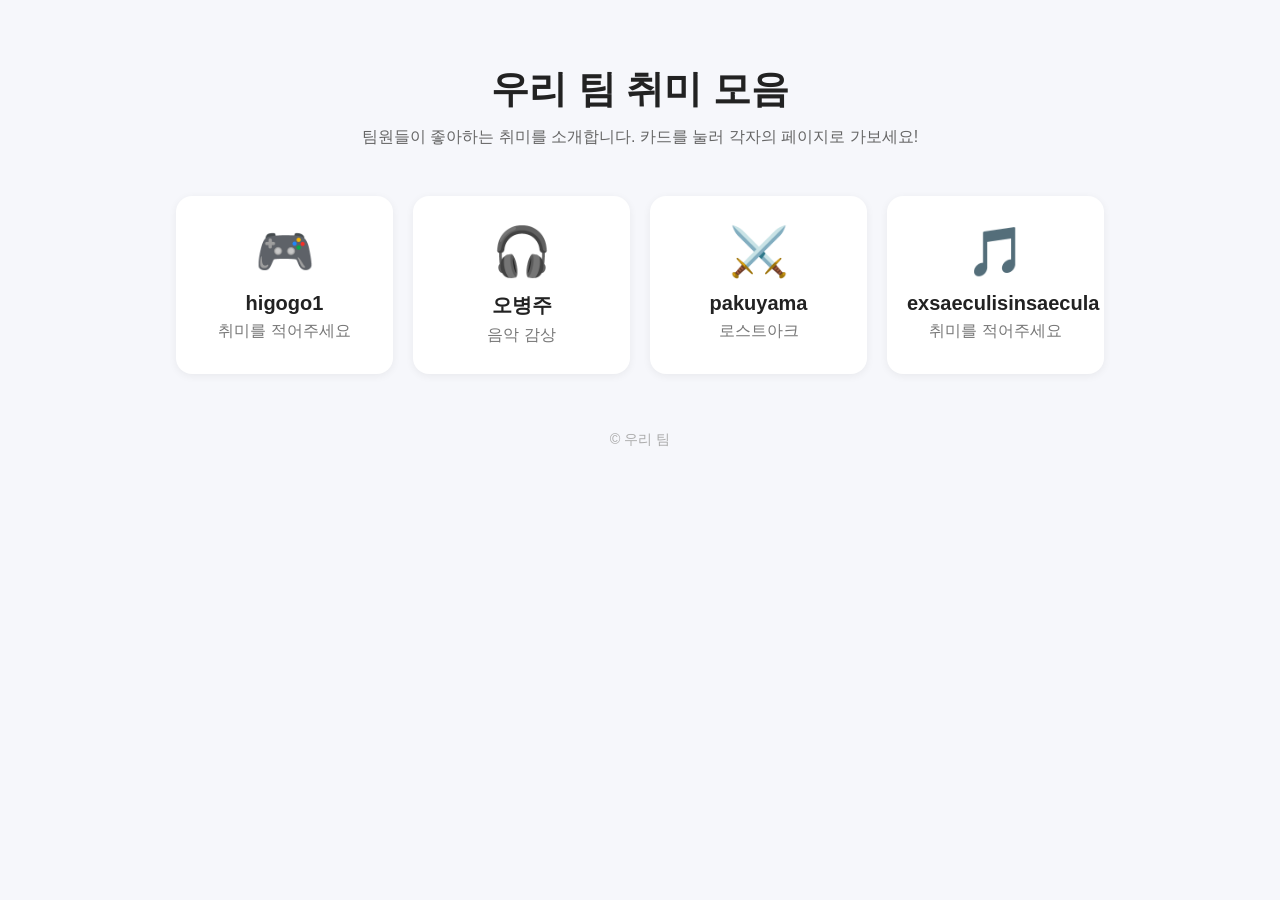
<file: index.html>
<!doctype html>
<html lang="ko">
<head>
  <meta charset="utf-8">
  <meta name="viewport" content="width=device-width, initial-scale=1">
  <title>우리 팀 취미 모음</title>
  <link rel="stylesheet" href="style.css">
</head>
<body>
  <header class="hero">
    <h1>우리 팀 취미 모음</h1>
    <p>팀원들이 좋아하는 취미를 소개합니다. 카드를 눌러 각자의 페이지로 가보세요!</p>
  </header>

  <main class="grid">
    <!-- 팀원 카드: 이름/취미/이모지는 각자 수정하세요 -->
    <a class="card" href="members/higogo1/">
      <span class="emoji">🎮</span>
      <h2>higogo1</h2>
      <p>취미를 적어주세요</p>
    </a>
    <a class="card" href="members/OH-BJ/">
      <span class="emoji">🎧</span>
      <h2>오병주</h2>
      <p>음악 감상</p>
    </a>
    <a class="card" href="members/pakuyama/">
      <span class="emoji">⚔️</span>
      <h2>pakuyama</h2>
      <p>로스트아크</p>
    </a>
    <a class="card" href="members/exsaeculisinsaecula/">
      <span class="emoji">🎵</span>
      <h2>exsaeculisinsaecula</h2>
      <p>취미를 적어주세요</p>
    </a>
  </main>

  <footer>© 우리 팀</footer>
</body>
</html>
</file>
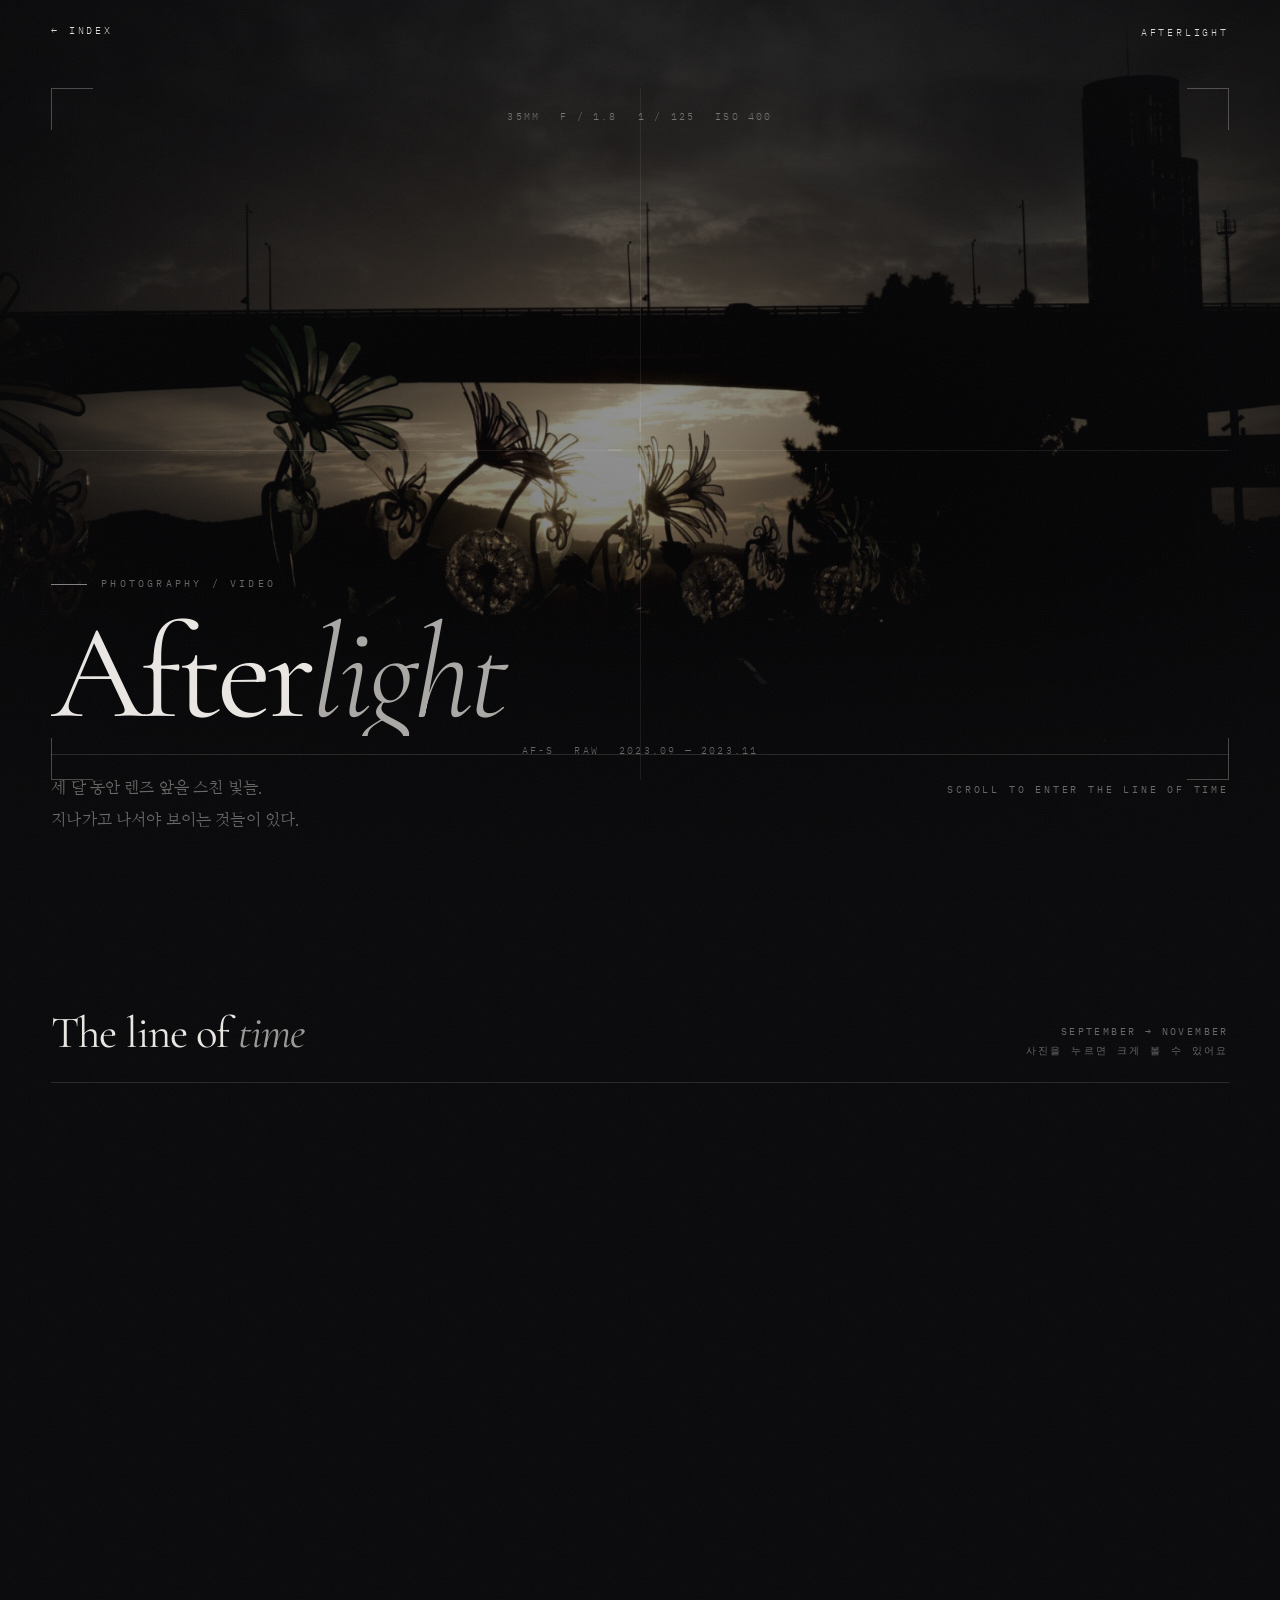
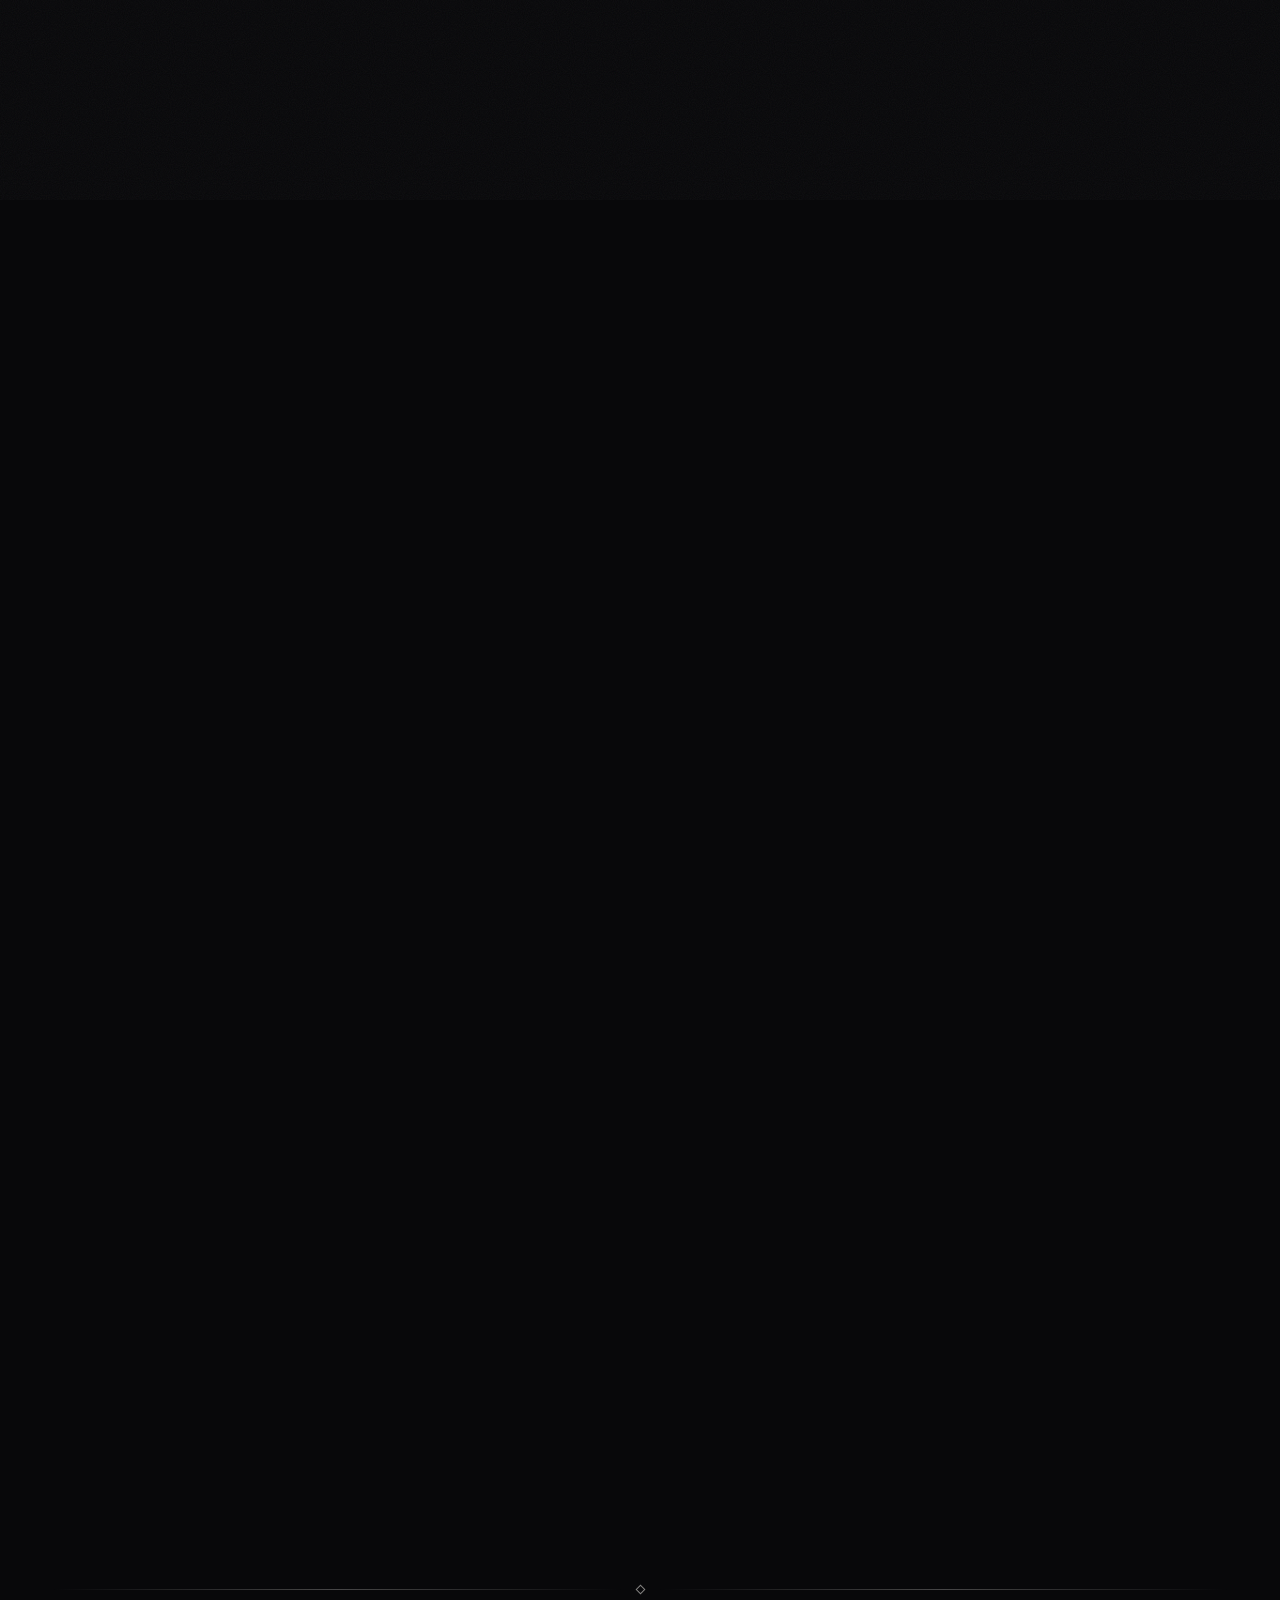
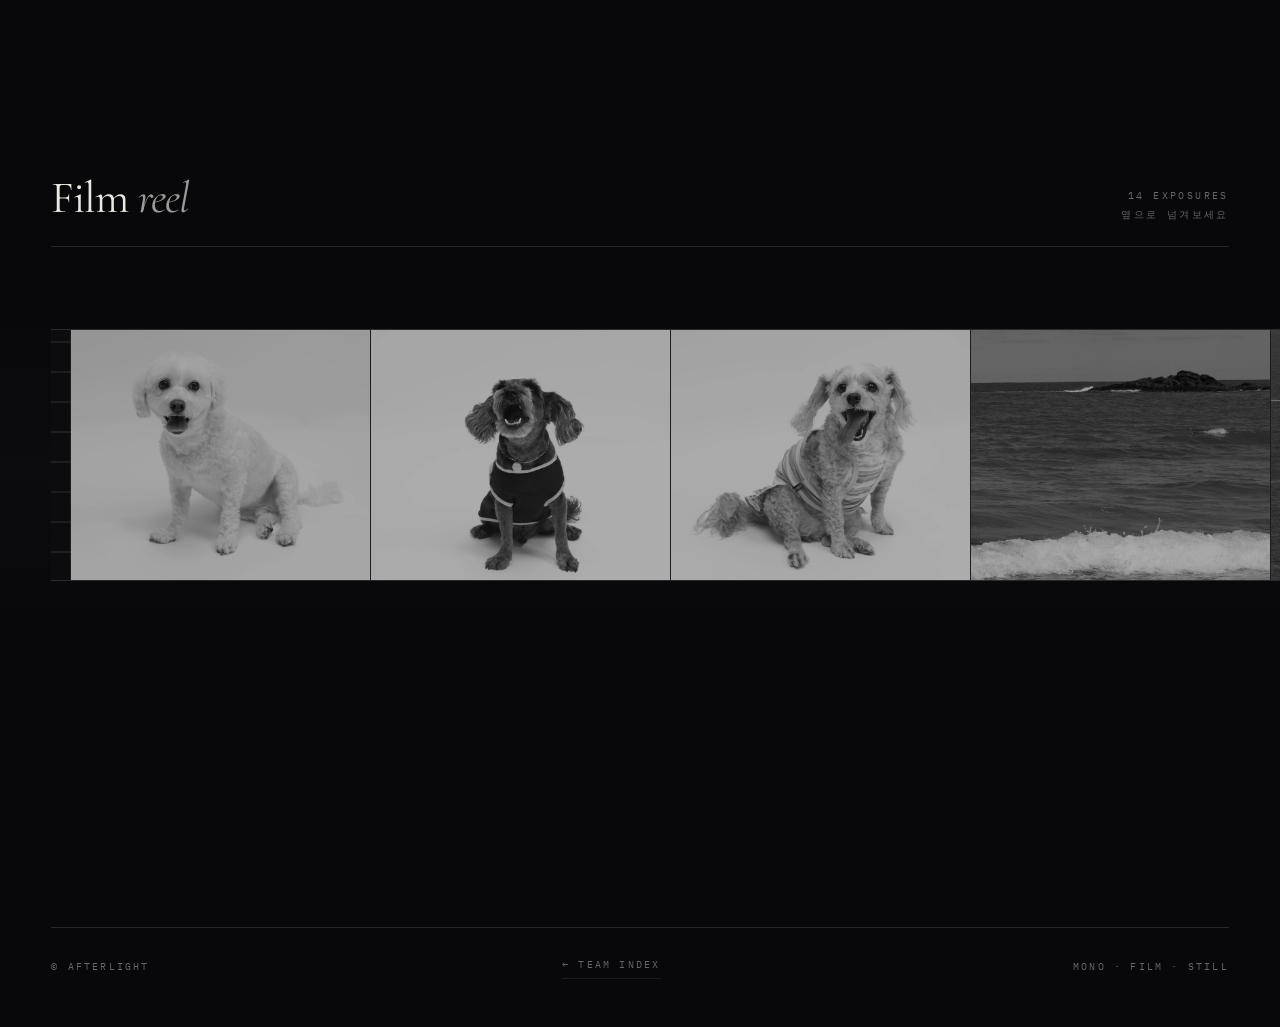
<file: members/exsaeculisinsaecula/index.html>
<!doctype html>
<html lang="ko">
<head>
  <meta charset="utf-8">
  <meta name="viewport" content="width=device-width, initial-scale=1">
  <title>Afterlight — 사진과 영상</title>
  <meta name="description" content="시간 위에 남은 빛의 기록. 사진과 영상 프레임.">
  <link rel="preconnect" href="https://fonts.googleapis.com">
  <link rel="preconnect" href="https://fonts.gstatic.com" crossorigin>
  <link href="https://fonts.googleapis.com/css2?family=Cormorant+Garamond:ital,wght@0,300;0,400;0,500;1,300;1,400&family=IBM+Plex+Mono:wght@300;400&family=Nanum+Myeongjo:wght@400;700&display=swap" rel="stylesheet">
  <link rel="stylesheet" href="style.css">
</head>
<body>

  <!-- 옛날 필름이 촤르르 펼쳐지는 인트로 -->
  <div class="intro" aria-hidden="true">
    <div class="intro-label">Film gate · loading frame</div>
    <div class="intro-stage">
      <div class="intro-strip">
        <div class="intro-rail"></div>
        <div class="intro-frames">
          <div class="intro-cell"><img src="photo-14.jpg" alt=""></div>
          <div class="intro-cell"><img src="photo-06.jpg" alt=""></div>
          <div class="intro-cell"><img src="photo-01.jpg" alt=""></div>
          <div class="intro-cell"><img src="photo-13.jpg" alt=""></div>
        </div>
        <div class="intro-rail"></div>
      </div>
      <div class="intro-cap">
        <span>35mm strip</span>
        <span>2023.09 — 2023.11</span>
      </div>
    </div>
  </div>

  <nav class="nav">
    <a href="../../">← Index</a>
    <span>Afterlight</span>
  </nav>

  <!-- ——— hero ——— -->
  <header class="hero">
    <div class="hero-media">
      <img src="photo-14.jpg" alt="황혼 속 꽃 조형물과 다리의 실루엣">
    </div>

    <div class="dust" aria-hidden="true">
      <i></i><i></i><i></i><i></i><i></i>
      <i></i><i></i><i></i><i></i><i></i>
      <i></i><i></i><i></i><i></i><i></i>
    </div>

    <div class="hud" aria-hidden="true">
      <div class="rule-h"></div>
      <div class="rule-v"></div>
      <div class="bracket tl"></div>
      <div class="bracket tr"></div>
      <div class="bracket bl"></div>
      <div class="bracket br"></div>
      <div class="reticle"></div>
      <div class="exif top">
        <span>35mm</span>
        <span>f / 1.8</span>
        <span>1 / 125</span>
        <span>ISO 400</span>
      </div>
      <div class="exif bottom">
        <span>AF-S</span>
        <span>RAW</span>
        <span>2023.09 — 2023.11</span>
      </div>
    </div>

    <div class="hero-caption">
      <div class="kicker">Photography / Video</div>
      <div class="title-mask">
        <h1>After<em>light</em></h1>
      </div>
      <div class="hero-sub">
        <p>
          세 달 동안 렌즈 앞을 스친 빛들.<br>
          지나가고 나서야 보이는 것들이 있다.
        </p>
        <span class="mono">Scroll to enter the line of time</span>
      </div>
    </div>
  </header>

  <!-- ——— 시간의 흐름 ——— -->
  <section class="band">
    <div class="band-head">
      <h2>The line of <em>time</em></h2>
      <span class="meta">September → November<br>사진을 누르면 크게 볼 수 있어요</span>
    </div>

    <div class="time">
      <div class="time-line" aria-hidden="true"></div>

      <!-- 9월 -->
      <article class="moment reveal">
        <div class="moment-copy">
          <span class="act">Act I</span>
          <span class="when">2023.09</span>
          <h3>September,<br><em>the sea</em></h3>
          <p>
            바다는 늘 같은 높이로 누워 있었다.<br>
            그 위를 스치는 것들만<br>
            계속 달랐다.
          </p>
        </div>
        <div class="moment-spine" aria-hidden="true"></div>
        <div class="moment-gallery layout-a">
          <a class="open" href="#frame-06">
            <img src="photo-06.jpg" alt="수평선 위 바다와 제트스키">
            <span class="tag">06 · open</span>
          </a>
          <a class="open" href="#frame-04">
            <img src="photo-04.jpg" alt="9월의 바다 풍경">
            <span class="tag">04 · open</span>
          </a>
          <a class="open" href="#frame-05">
            <img src="photo-05.jpg" alt="9월의 바다 풍경">
            <span class="tag">05 · open</span>
          </a>
        </div>
      </article>

      <!-- 10월 -->
      <article class="moment reveal">
        <div class="moment-copy">
          <span class="act">Act II</span>
          <span class="when">2023.10</span>
          <h3>October,<br><em>the white room</em></h3>
          <p>
            하얀 배경 앞에서는<br>
            그림자가 먼저 인사를 건넨다.<br>
            짧은 포즈, 긴 호흡.
          </p>
        </div>
        <div class="moment-spine" aria-hidden="true"></div>
        <div class="moment-gallery layout-b">
          <a class="open" href="#frame-01">
            <img src="photo-01.jpg" alt="하얀 배경 앞의 강아지">
            <span class="tag">01 · open</span>
          </a>
          <a class="open" href="#frame-02">
            <img src="photo-02.jpg" alt="스튜디오에서 찍은 사진">
            <span class="tag">02 · open</span>
          </a>
          <a class="open" href="#frame-03">
            <img src="photo-03.jpg" alt="스튜디오에서 찍은 사진">
            <span class="tag">03 · open</span>
          </a>
          <a class="open" href="#frame-07">
            <img src="photo-07.jpg" alt="10월의 기록">
            <span class="tag">07 · open</span>
          </a>
        </div>
      </article>

      <!-- 11월 -->
      <article class="moment reveal">
        <div class="moment-copy">
          <span class="act">Act III</span>
          <span class="when">2023.11</span>
          <h3>November,<br><em>late light</em></h3>
          <p>
            해가 낮아질수록<br>
            길어지는 건 그림자만이 아니었다.
          </p>
        </div>
        <div class="moment-spine" aria-hidden="true"></div>
        <div class="moment-gallery layout-a">
          <a class="open" href="#frame-10">
            <img src="photo-10.jpg" alt="늦가을의 풍경">
            <span class="tag">10 · open</span>
          </a>
          <a class="open" href="#frame-11">
            <img src="photo-11.jpg" alt="늦가을의 풍경">
            <span class="tag">11 · open</span>
          </a>
          <a class="open" href="#frame-12">
            <img src="photo-12.jpg" alt="늦가을의 풍경">
            <span class="tag">12 · open</span>
          </a>
        </div>
      </article>

      <!-- 애프터 -->
      <article class="moment reveal">
        <div class="moment-copy">
          <span class="act">Epilogue</span>
          <span class="when">Still</span>
          <h3>Objects<br><em>&amp; dusk</em></h3>
          <p>
            가만히 있는 것들도<br>
            빛을 받으면 하루를 버틴다.
          </p>
        </div>
        <div class="moment-spine" aria-hidden="true"></div>
        <div class="moment-gallery layout-b">
          <a class="open" href="#frame-13">
            <img src="photo-13.jpg" alt="빛을 받은 헤드셋">
            <span class="tag">13 · open</span>
          </a>
          <a class="open" href="#frame-14">
            <img src="photo-14.jpg" alt="황혼의 실루엣">
            <span class="tag">14 · open</span>
          </a>
          <a class="open" href="#frame-08">
            <img src="photo-08.jpg" alt="빛의 잔상이 남은 사진">
            <span class="tag">08 · open</span>
          </a>
          <a class="open" href="#frame-09">
            <img src="photo-09.jpg" alt="빛의 잔상이 남은 사진">
            <span class="tag">09 · open</span>
          </a>
        </div>
      </article>
    </div>

    <div class="ornament" aria-hidden="true"><i></i></div>
  </section>

  <!-- ——— 필름 릴 ——— -->
  <section class="band">
    <div class="band-head">
      <h2>Film <em>reel</em></h2>
      <span class="meta">14 exposures<br>옆으로 넘겨보세요</span>
    </div>
    <div class="film-wrap">
      <div class="film-scroll">
        <div class="strip">
          <div class="perf" aria-hidden="true"></div>
          <div class="frames">
            <a class="frame open" href="#frame-01"><img src="photo-01.jpg" alt="프레임 01"><span class="tag">01</span></a>
            <a class="frame open" href="#frame-02"><img src="photo-02.jpg" alt="프레임 02"><span class="tag">02</span></a>
            <a class="frame open" href="#frame-03"><img src="photo-03.jpg" alt="프레임 03"><span class="tag">03</span></a>
            <a class="frame open" href="#frame-04"><img src="photo-04.jpg" alt="프레임 04"><span class="tag">04</span></a>
            <a class="frame open" href="#frame-05"><img src="photo-05.jpg" alt="프레임 05"><span class="tag">05</span></a>
            <a class="frame open" href="#frame-06"><img src="photo-06.jpg" alt="프레임 06"><span class="tag">06</span></a>
            <a class="frame open" href="#frame-07"><img src="photo-07.jpg" alt="프레임 07"><span class="tag">07</span></a>
            <a class="frame open" href="#frame-08"><img src="photo-08.jpg" alt="프레임 08"><span class="tag">08</span></a>
            <a class="frame open" href="#frame-09"><img src="photo-09.jpg" alt="프레임 09"><span class="tag">09</span></a>
            <a class="frame open" href="#frame-10"><img src="photo-10.jpg" alt="프레임 10"><span class="tag">10</span></a>
            <a class="frame open" href="#frame-11"><img src="photo-11.jpg" alt="프레임 11"><span class="tag">11</span></a>
            <a class="frame open" href="#frame-12"><img src="photo-12.jpg" alt="프레임 12"><span class="tag">12</span></a>
            <a class="frame open" href="#frame-13"><img src="photo-13.jpg" alt="프레임 13"><span class="tag">13</span></a>
            <a class="frame open" href="#frame-14"><img src="photo-14.jpg" alt="프레임 14"><span class="tag">14</span></a>
          </div>
          <div class="perf right" aria-hidden="true"></div>
        </div>
      </div>
    </div>
  </section>

  <!-- ——— 마지막 문장 ——— -->
  <section class="epilogue">
    <p class="reveal">
      사진은 지나간 시간이 아니라<br>
      다시 마주하는 시간이다.
    </p>
    <span class="mono reveal">afterlight · frame archive</span>
  </section>

  <footer class="rebate">
    <span>© afterlight</span>
    <a href="../../">← team index</a>
    <span>mono · film · still</span>
  </footer>

  <!-- ——— 클릭하면 크게 보이는 뷰어 ——— -->
  <div class="lightbox" id="frame-01">
    <a class="lightbox-backdrop" href="#" aria-label="닫기"></a>
    <div class="lightbox-card">
      <img src="photo-01.jpg" alt="하얀 배경 앞의 강아지">
      <div class="caption"><span>Frame 01</span><span>2023.10 · Studio</span></div>
    </div>
    <a class="lightbox-close" href="#">Close</a>
  </div>
  <div class="lightbox" id="frame-02">
    <a class="lightbox-backdrop" href="#" aria-label="닫기"></a>
    <div class="lightbox-card">
      <img src="photo-02.jpg" alt="스튜디오에서 찍은 사진">
      <div class="caption"><span>Frame 02</span><span>2023.10 · Studio</span></div>
    </div>
    <a class="lightbox-close" href="#">Close</a>
  </div>
  <div class="lightbox" id="frame-03">
    <a class="lightbox-backdrop" href="#" aria-label="닫기"></a>
    <div class="lightbox-card">
      <img src="photo-03.jpg" alt="스튜디오에서 찍은 사진">
      <div class="caption"><span>Frame 03</span><span>2023.10 · Studio</span></div>
    </div>
    <a class="lightbox-close" href="#">Close</a>
  </div>
  <div class="lightbox" id="frame-04">
    <a class="lightbox-backdrop" href="#" aria-label="닫기"></a>
    <div class="lightbox-card">
      <img src="photo-04.jpg" alt="9월의 바다 풍경">
      <div class="caption"><span>Frame 04</span><span>2023.09 · Field</span></div>
    </div>
    <a class="lightbox-close" href="#">Close</a>
  </div>
  <div class="lightbox" id="frame-05">
    <a class="lightbox-backdrop" href="#" aria-label="닫기"></a>
    <div class="lightbox-card">
      <img src="photo-05.jpg" alt="9월의 바다 풍경">
      <div class="caption"><span>Frame 05</span><span>2023.09 · Field</span></div>
    </div>
    <a class="lightbox-close" href="#">Close</a>
  </div>
  <div class="lightbox" id="frame-06">
    <a class="lightbox-backdrop" href="#" aria-label="닫기"></a>
    <div class="lightbox-card">
      <img src="photo-06.jpg" alt="수평선 위 바다">
      <div class="caption"><span>Frame 06</span><span>2023.09 · Sea</span></div>
    </div>
    <a class="lightbox-close" href="#">Close</a>
  </div>
  <div class="lightbox" id="frame-07">
    <a class="lightbox-backdrop" href="#" aria-label="닫기"></a>
    <div class="lightbox-card">
      <img src="photo-07.jpg" alt="10월의 기록">
      <div class="caption"><span>Frame 07</span><span>2023.09 · Quiet</span></div>
    </div>
    <a class="lightbox-close" href="#">Close</a>
  </div>
  <div class="lightbox" id="frame-08">
    <a class="lightbox-backdrop" href="#" aria-label="닫기"></a>
    <div class="lightbox-card">
      <img src="photo-08.jpg" alt="빛의 잔상이 남은 사진">
      <div class="caption"><span>Frame 08</span><span>2023.09 · Residue</span></div>
    </div>
    <a class="lightbox-close" href="#">Close</a>
  </div>
  <div class="lightbox" id="frame-09">
    <a class="lightbox-backdrop" href="#" aria-label="닫기"></a>
    <div class="lightbox-card">
      <img src="photo-09.jpg" alt="빛의 잔상이 남은 사진">
      <div class="caption"><span>Frame 09</span><span>2023.09 · Residue</span></div>
    </div>
    <a class="lightbox-close" href="#">Close</a>
  </div>
  <div class="lightbox" id="frame-10">
    <a class="lightbox-backdrop" href="#" aria-label="닫기"></a>
    <div class="lightbox-card">
      <img src="photo-10.jpg" alt="늦가을의 풍경">
      <div class="caption"><span>Frame 10</span><span>2023.11 · Late</span></div>
    </div>
    <a class="lightbox-close" href="#">Close</a>
  </div>
  <div class="lightbox" id="frame-11">
    <a class="lightbox-backdrop" href="#" aria-label="닫기"></a>
    <div class="lightbox-card">
      <img src="photo-11.jpg" alt="늦가을의 풍경">
      <div class="caption"><span>Frame 11</span><span>2023.11 · Late</span></div>
    </div>
    <a class="lightbox-close" href="#">Close</a>
  </div>
  <div class="lightbox" id="frame-12">
    <a class="lightbox-backdrop" href="#" aria-label="닫기"></a>
    <div class="lightbox-card">
      <img src="photo-12.jpg" alt="늦가을의 풍경">
      <div class="caption"><span>Frame 12</span><span>2023.11 · Late</span></div>
    </div>
    <a class="lightbox-close" href="#">Close</a>
  </div>
  <div class="lightbox" id="frame-13">
    <a class="lightbox-backdrop" href="#" aria-label="닫기"></a>
    <div class="lightbox-card">
      <img src="photo-13.jpg" alt="빛을 받은 헤드셋">
      <div class="caption"><span>Frame 13</span><span>Still · Object</span></div>
    </div>
    <a class="lightbox-close" href="#">Close</a>
  </div>
  <div class="lightbox" id="frame-14">
    <a class="lightbox-backdrop" href="#" aria-label="닫기"></a>
    <div class="lightbox-card">
      <img src="photo-14.jpg" alt="황혼의 실루엣">
      <div class="caption"><span>Frame 14</span><span>Still · Dusk</span></div>
    </div>
    <a class="lightbox-close" href="#">Close</a>
  </div>
</body>
</html>
</file>
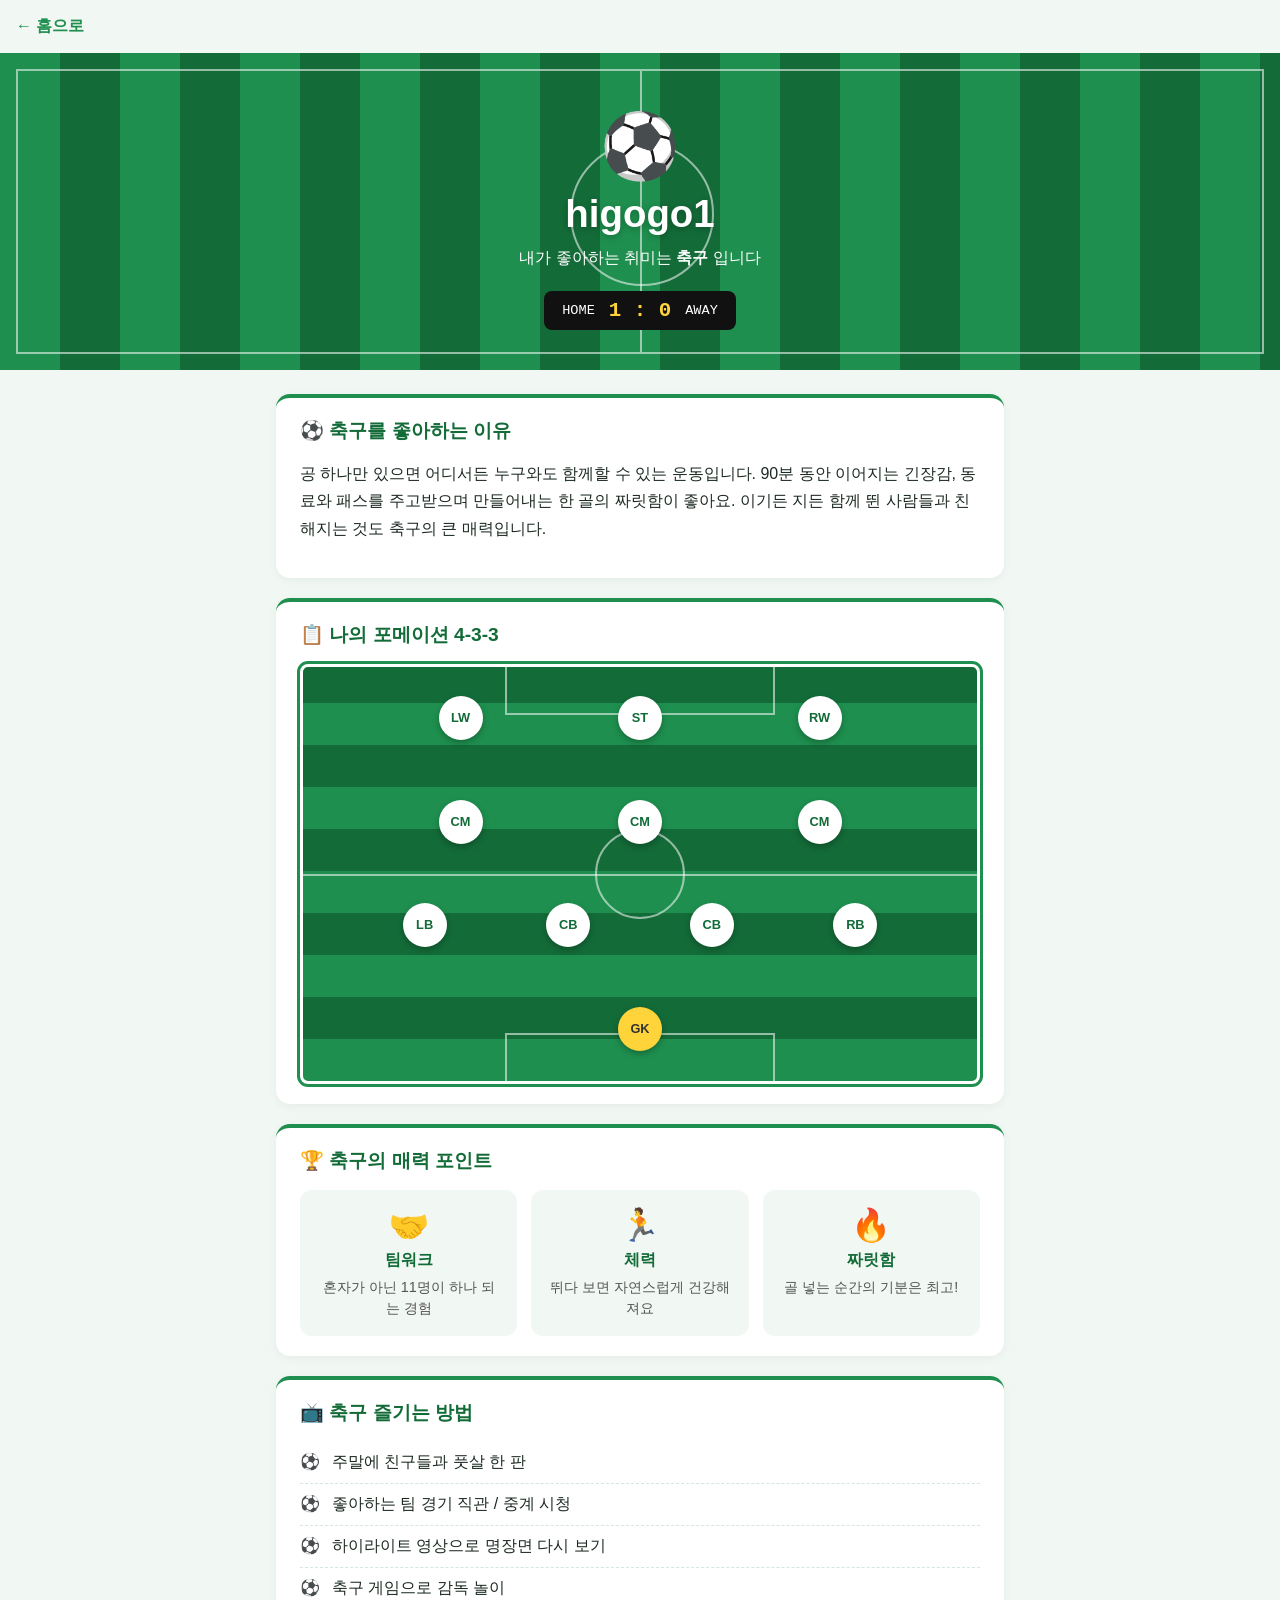
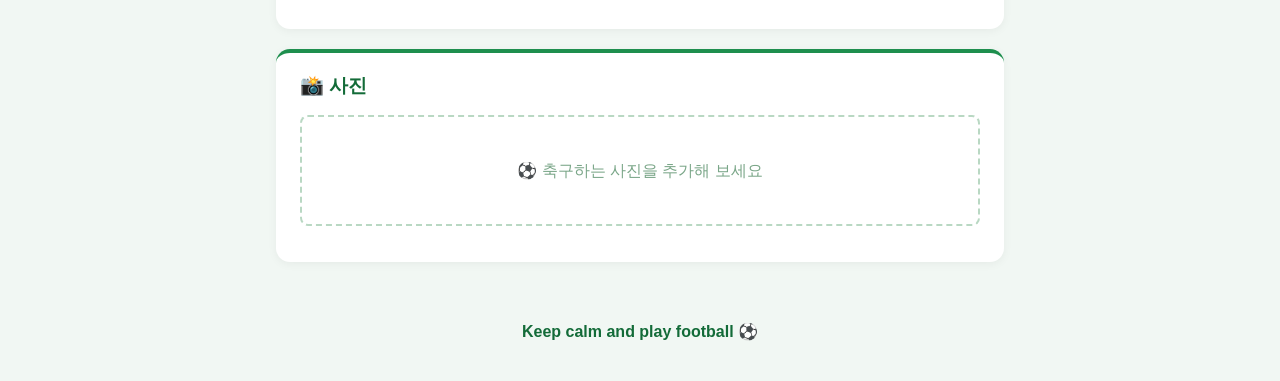
<file: members/higogo1/index.html>
<!doctype html>
<html lang="ko">
<head>
  <meta charset="utf-8">
  <meta name="viewport" content="width=device-width, initial-scale=1">
  <title>higogo1의 취미 - 축구</title>
  <link rel="stylesheet" href="style.css">
</head>
<body>
  <nav><a href="../../">← 홈으로</a></nav>

  <header class="hero">
    <div class="pitch-lines" aria-hidden="true"></div>
    <div class="ball" aria-hidden="true">⚽</div>
    <h1>higogo1</h1>
    <p class="tagline">내가 좋아하는 취미는 <strong>축구</strong> 입니다</p>
    <div class="scoreboard">
      <span>HOME</span><b>1 : 0</b><span>AWAY</span>
    </div>
  </header>

  <main>
    <section>
      <h2>⚽ 축구를 좋아하는 이유</h2>
      <p>공 하나만 있으면 어디서든 누구와도 함께할 수 있는 운동입니다.
        90분 동안 이어지는 긴장감, 동료와 패스를 주고받으며 만들어내는 한 골의 짜릿함이 좋아요.
        이기든 지든 함께 뛴 사람들과 친해지는 것도 축구의 큰 매력입니다.</p>
    </section>

    <section>
      <h2>📋 나의 포메이션 4-3-3</h2>
      <div class="field">
        <div class="center-circle"></div>
        <div class="half-line"></div>
        <div class="box top"></div>
        <div class="box bottom"></div>
        <div class="row"><span>LW</span><span>ST</span><span>RW</span></div>
        <div class="row"><span>CM</span><span>CM</span><span>CM</span></div>
        <div class="row"><span>LB</span><span>CB</span><span>CB</span><span>RB</span></div>
        <div class="row"><span class="gk">GK</span></div>
      </div>
    </section>

    <section>
      <h2>🏆 축구의 매력 포인트</h2>
      <div class="cards">
        <div class="mini"><span>🤝</span><h3>팀워크</h3><p>혼자가 아닌 11명이 하나 되는 경험</p></div>
        <div class="mini"><span>🏃</span><h3>체력</h3><p>뛰다 보면 자연스럽게 건강해져요</p></div>
        <div class="mini"><span>🔥</span><h3>짜릿함</h3><p>골 넣는 순간의 기분은 최고!</p></div>
      </div>
    </section>

    <section>
      <h2>📺 축구 즐기는 방법</h2>
      <ul class="checklist">
        <li>주말에 친구들과 풋살 한 판</li>
        <li>좋아하는 팀 경기 직관 / 중계 시청</li>
        <li>하이라이트 영상으로 명장면 다시 보기</li>
        <li>축구 게임으로 감독 놀이</li>
      </ul>
    </section>

    <section>
      <h2>📸 사진</h2>
      <!-- 이 폴더에 사진을 넣고 아래 줄로 바꾸세요. 예: <img src="photo.jpg" alt="축구 사진"> -->
      <p class="placeholder">⚽ 축구하는 사진을 추가해 보세요</p>
    </section>
  </main>

  <footer>Keep calm and play football ⚽</footer>
</body>
</html>
</file>
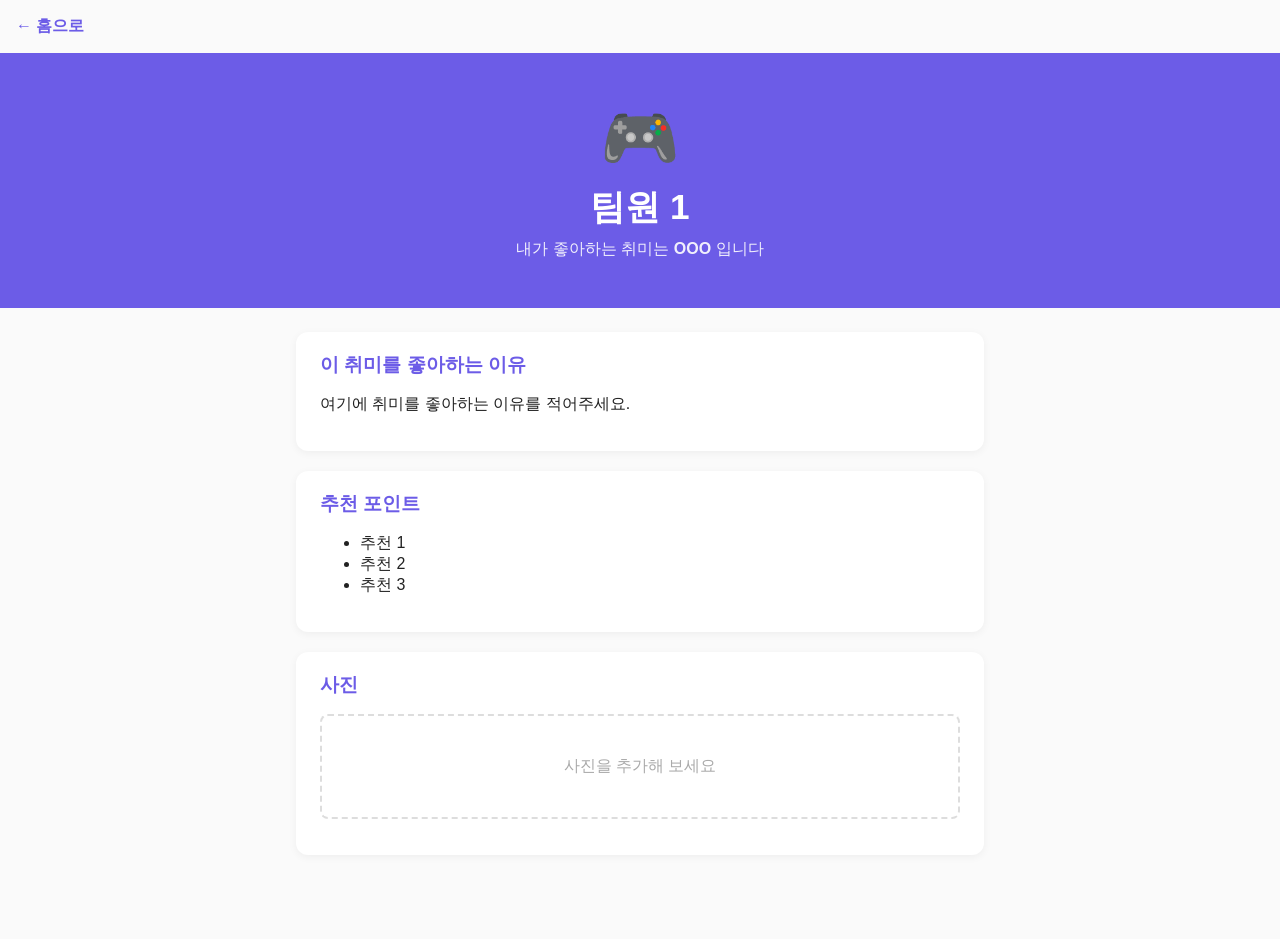
<file: members/member1/index.html>
<!doctype html>
<html lang="ko">
<head>
  <meta charset="utf-8">
  <meta name="viewport" content="width=device-width, initial-scale=1">
  <title>팀원 1의 취미</title>
  <link rel="stylesheet" href="style.css">
</head>
<body>
  <!-- 이 폴더(members/member1) 안의 파일은 마음대로 꾸며도 됩니다! -->
  <nav><a href="../../">← 홈으로</a></nav>

  <header class="hero">
    <span class="emoji">🎮</span>
    <h1>팀원 1</h1>
    <p class="tagline">내가 좋아하는 취미는 <strong>OOO</strong> 입니다</p>
  </header>

  <main>
    <section>
      <h2>이 취미를 좋아하는 이유</h2>
      <p>여기에 취미를 좋아하는 이유를 적어주세요.</p>
    </section>

    <section>
      <h2>추천 포인트</h2>
      <ul>
        <li>추천 1</li>
        <li>추천 2</li>
        <li>추천 3</li>
      </ul>
    </section>

    <section>
      <h2>사진</h2>
      <!-- 이 폴더에 사진을 넣고 src를 바꾸세요. 예: <img src="photo.jpg" alt="취미 사진"> -->
      <p class="placeholder">사진을 추가해 보세요</p>
    </section>
  </main>
</body>
</html>
</file>
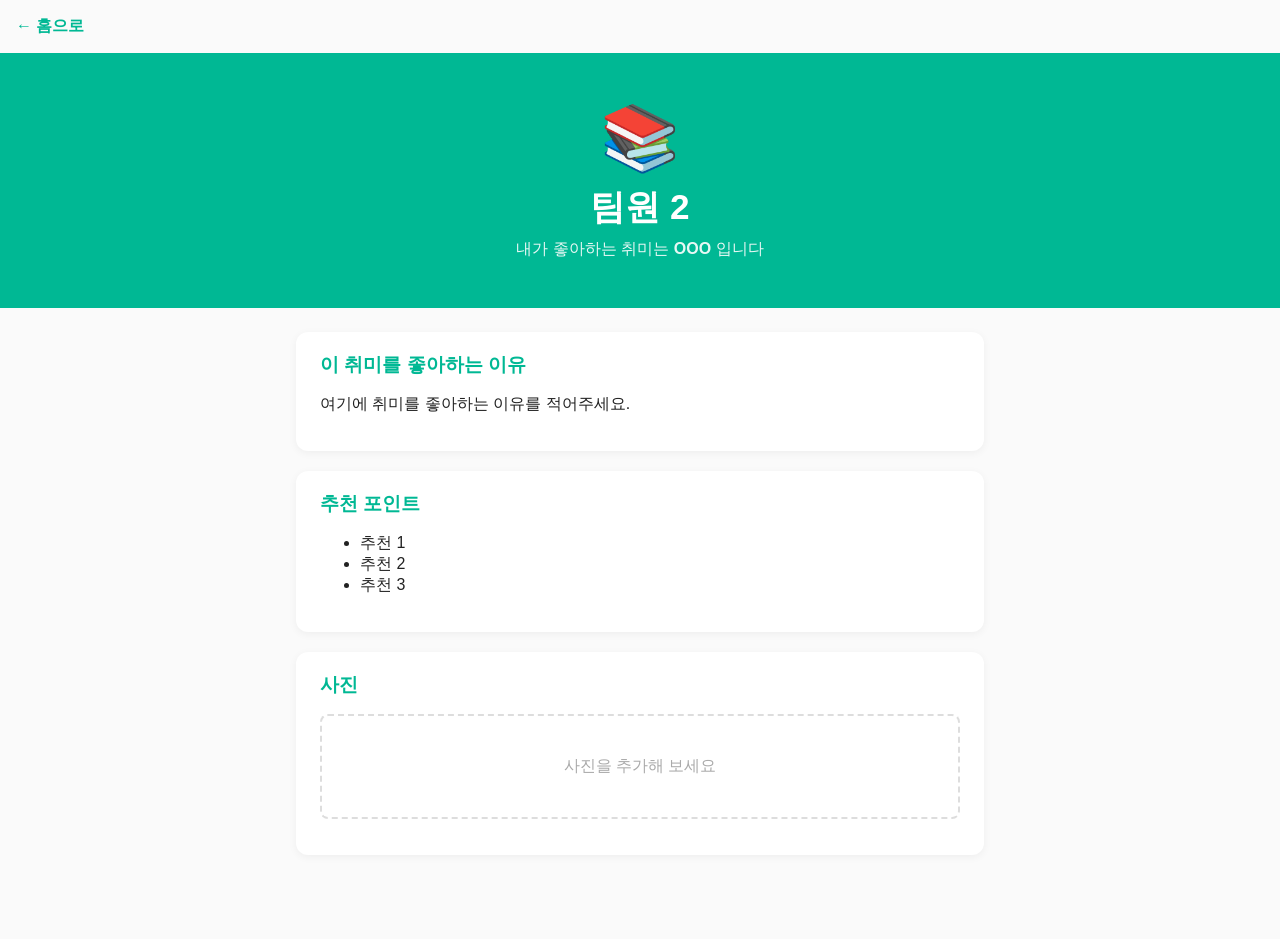
<file: members/member2/index.html>
<!doctype html>
<html lang="ko">
<head>
  <meta charset="utf-8">
  <meta name="viewport" content="width=device-width, initial-scale=1">
  <title>팀원 2의 취미</title>
  <link rel="stylesheet" href="style.css">
</head>
<body>
  <!-- 이 폴더(members/member2) 안의 파일은 마음대로 꾸며도 됩니다! -->
  <nav><a href="../../">← 홈으로</a></nav>

  <header class="hero">
    <span class="emoji">📚</span>
    <h1>팀원 2</h1>
    <p class="tagline">내가 좋아하는 취미는 <strong>OOO</strong> 입니다</p>
  </header>

  <main>
    <section>
      <h2>이 취미를 좋아하는 이유</h2>
      <p>여기에 취미를 좋아하는 이유를 적어주세요.</p>
    </section>

    <section>
      <h2>추천 포인트</h2>
      <ul>
        <li>추천 1</li>
        <li>추천 2</li>
        <li>추천 3</li>
      </ul>
    </section>

    <section>
      <h2>사진</h2>
      <!-- 이 폴더에 사진을 넣고 src를 바꾸세요. 예: <img src="photo.jpg" alt="취미 사진"> -->
      <p class="placeholder">사진을 추가해 보세요</p>
    </section>
  </main>
</body>
</html>
</file>
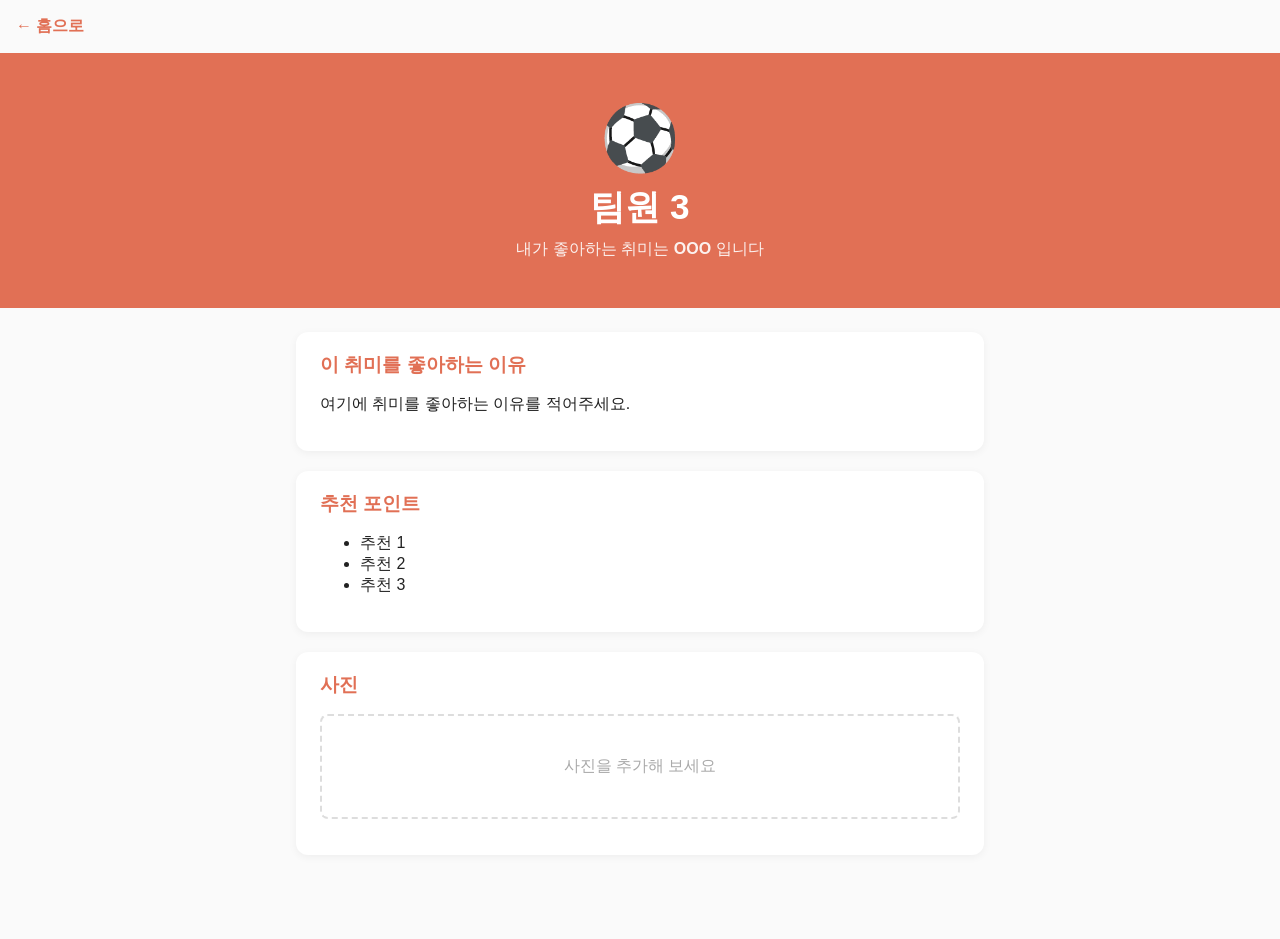
<file: members/member3/index.html>
<!doctype html>
<html lang="ko">
<head>
  <meta charset="utf-8">
  <meta name="viewport" content="width=device-width, initial-scale=1">
  <title>팀원 3의 취미</title>
  <link rel="stylesheet" href="style.css">
</head>
<body>
  <!-- 이 폴더(members/member3) 안의 파일은 마음대로 꾸며도 됩니다! -->
  <nav><a href="../../">← 홈으로</a></nav>

  <header class="hero">
    <span class="emoji">⚽</span>
    <h1>팀원 3</h1>
    <p class="tagline">내가 좋아하는 취미는 <strong>OOO</strong> 입니다</p>
  </header>

  <main>
    <section>
      <h2>이 취미를 좋아하는 이유</h2>
      <p>여기에 취미를 좋아하는 이유를 적어주세요.</p>
    </section>

    <section>
      <h2>추천 포인트</h2>
      <ul>
        <li>추천 1</li>
        <li>추천 2</li>
        <li>추천 3</li>
      </ul>
    </section>

    <section>
      <h2>사진</h2>
      <!-- 이 폴더에 사진을 넣고 src를 바꾸세요. 예: <img src="photo.jpg" alt="취미 사진"> -->
      <p class="placeholder">사진을 추가해 보세요</p>
    </section>
  </main>
</body>
</html>
</file>
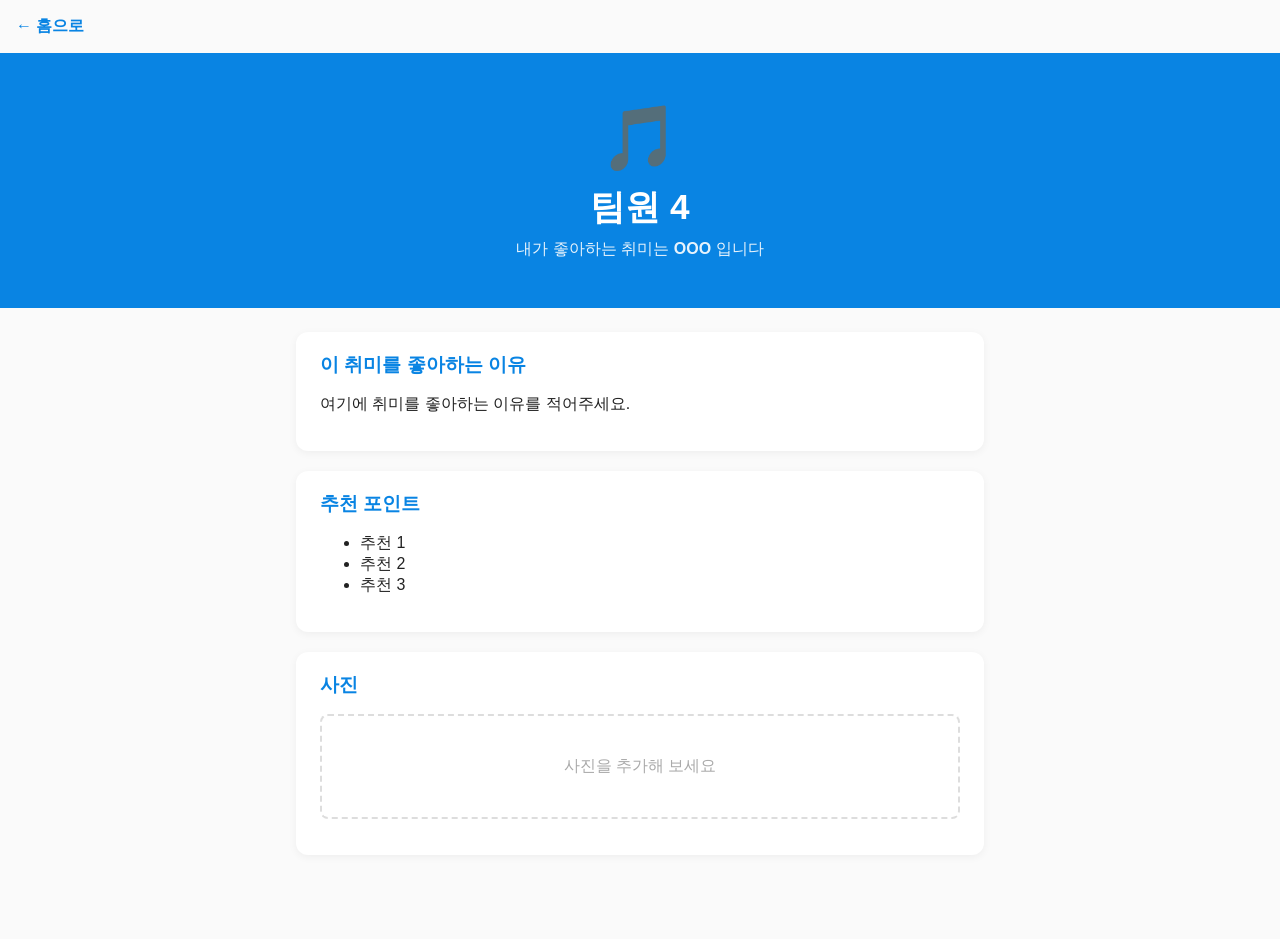
<file: members/member4/index.html>
<!doctype html>
<html lang="ko">
<head>
  <meta charset="utf-8">
  <meta name="viewport" content="width=device-width, initial-scale=1">
  <title>팀원 4의 취미</title>
  <link rel="stylesheet" href="style.css">
</head>
<body>
  <!-- 이 폴더(members/member4) 안의 파일은 마음대로 꾸며도 됩니다! -->
  <nav><a href="../../">← 홈으로</a></nav>

  <header class="hero">
    <span class="emoji">🎵</span>
    <h1>팀원 4</h1>
    <p class="tagline">내가 좋아하는 취미는 <strong>OOO</strong> 입니다</p>
  </header>

  <main>
    <section>
      <h2>이 취미를 좋아하는 이유</h2>
      <p>여기에 취미를 좋아하는 이유를 적어주세요.</p>
    </section>

    <section>
      <h2>추천 포인트</h2>
      <ul>
        <li>추천 1</li>
        <li>추천 2</li>
        <li>추천 3</li>
      </ul>
    </section>

    <section>
      <h2>사진</h2>
      <!-- 이 폴더에 사진을 넣고 src를 바꾸세요. 예: <img src="photo.jpg" alt="취미 사진"> -->
      <p class="placeholder">사진을 추가해 보세요</p>
    </section>
  </main>
</body>
</html>
</file>
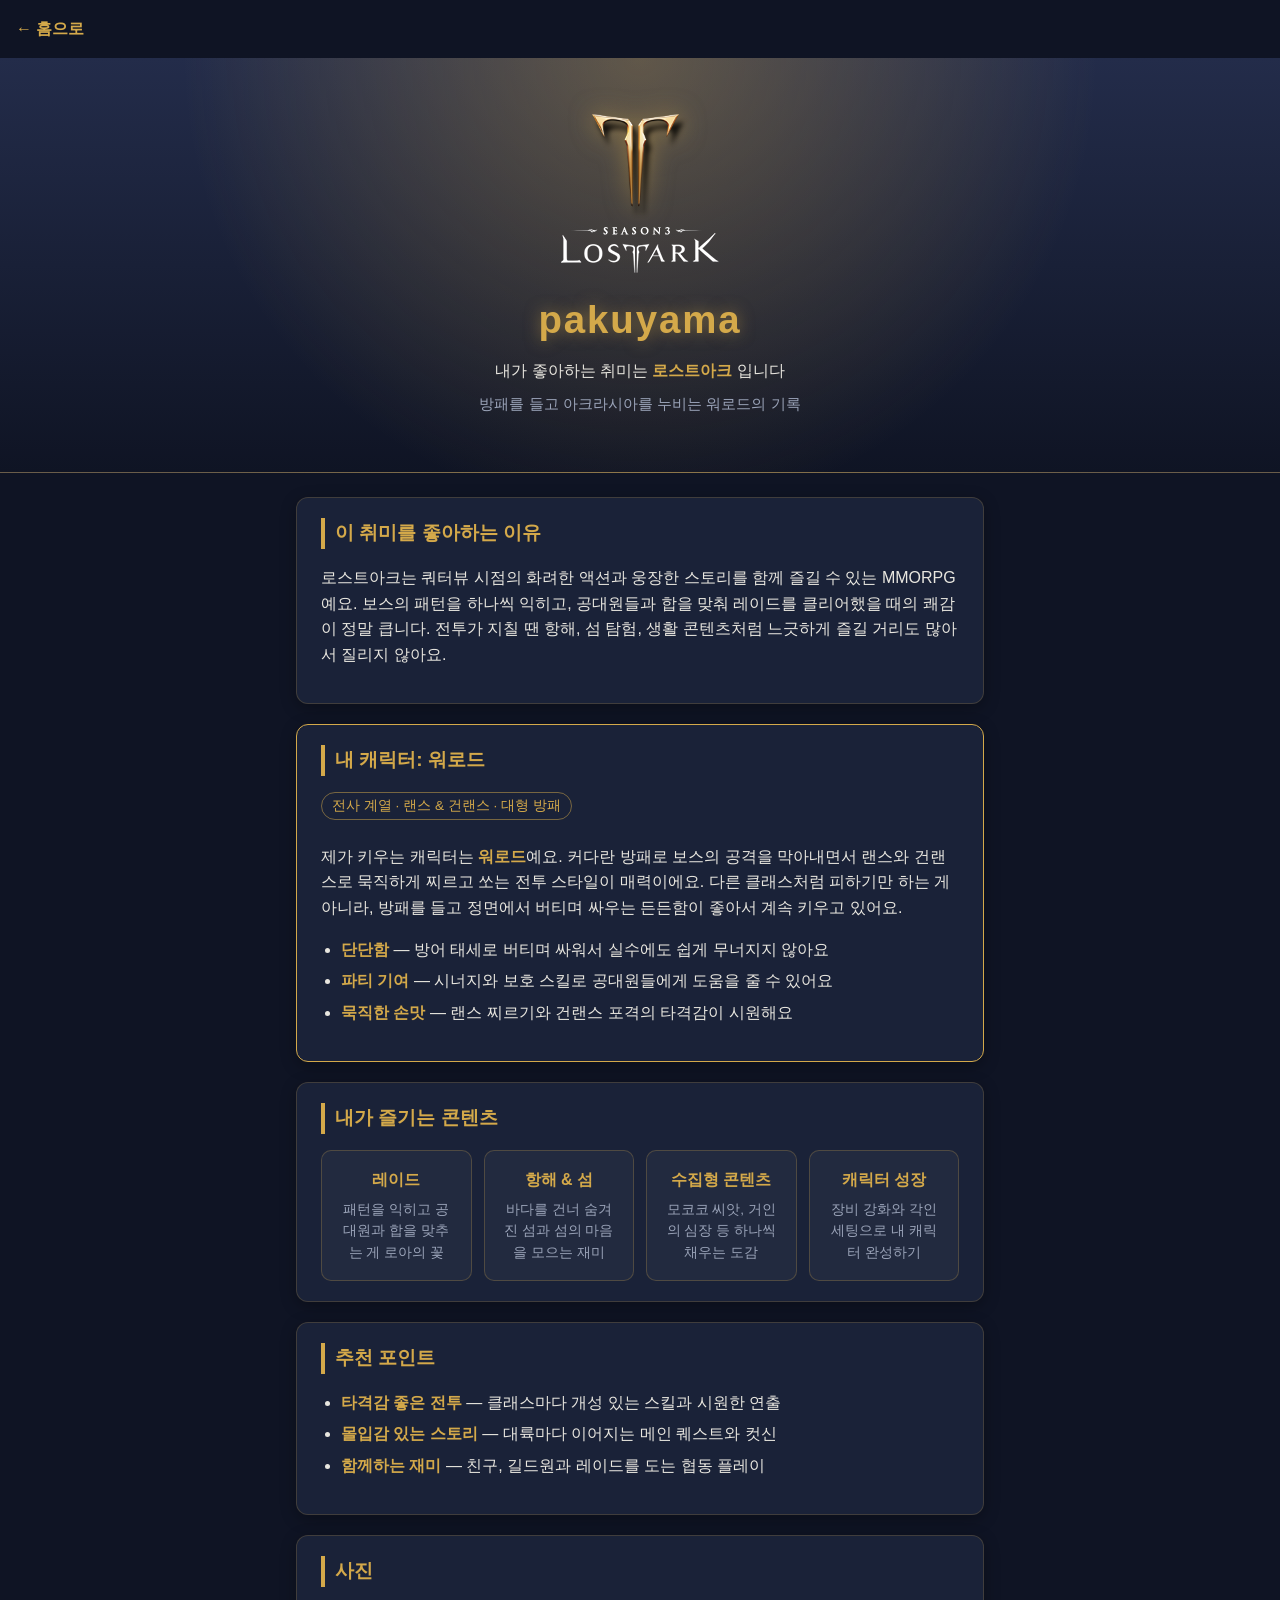
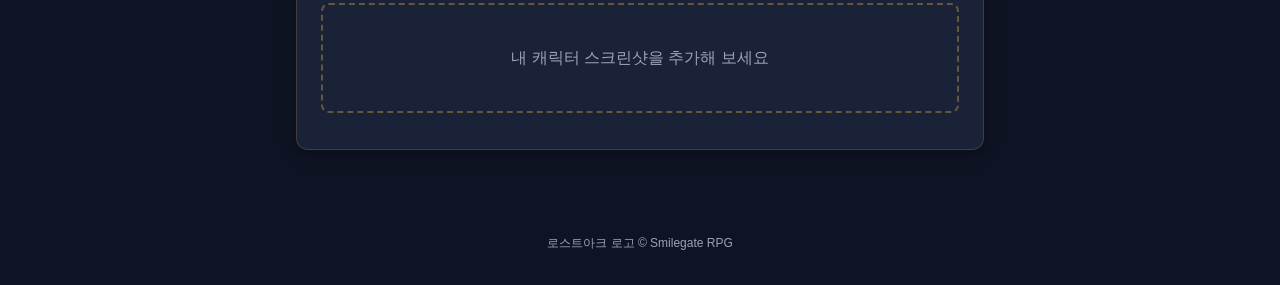
<file: members/pakuyama/index.html>
<!doctype html>
<html lang="ko">
<head>
  <meta charset="utf-8">
  <meta name="viewport" content="width=device-width, initial-scale=1">
  <title>pakuyama의 취미</title>
  <link rel="stylesheet" href="style.css">
</head>
<body>
  <!-- 이 폴더(members/pakuyama) 안의 파일은 마음대로 꾸며도 됩니다! -->
  <nav><a href="../../">← 홈으로</a></nav>

  <header class="hero">
    <div class="game-logo">
      <img class="emblem" src="lostark-emblem.png" alt="">
      <img class="wordmark" src="lostark-logo.png" alt="LOST ARK">
    </div>
    <h1>pakuyama</h1>
    <p class="tagline">내가 좋아하는 취미는 <strong>로스트아크</strong> 입니다</p>
    <p class="sub">방패를 들고 아크라시아를 누비는 워로드의 기록</p>
  </header>

  <main>
    <section>
      <h2>이 취미를 좋아하는 이유</h2>
      <p>
        로스트아크는 쿼터뷰 시점의 화려한 액션과 웅장한 스토리를 함께 즐길 수 있는 MMORPG예요.
        보스의 패턴을 하나씩 익히고, 공대원들과 합을 맞춰 레이드를 클리어했을 때의 쾌감이 정말 큽니다.
        전투가 지칠 땐 항해, 섬 탐험, 생활 콘텐츠처럼 느긋하게 즐길 거리도 많아서 질리지 않아요.
      </p>
    </section>

    <section class="character">
      <h2>내 캐릭터: 워로드</h2>
      <p class="class-line">전사 계열 · 랜스 &amp; 건랜스 · 대형 방패</p>
      <p>
        제가 키우는 캐릭터는 <strong>워로드</strong>예요.
        커다란 방패로 보스의 공격을 막아내면서 랜스와 건랜스로 묵직하게 찌르고 쏘는 전투 스타일이 매력이에요.
        다른 클래스처럼 피하기만 하는 게 아니라, 방패를 들고 정면에서 버티며 싸우는 든든함이 좋아서 계속 키우고 있어요.
      </p>
      <ul>
        <li><strong>단단함</strong> — 방어 태세로 버티며 싸워서 실수에도 쉽게 무너지지 않아요</li>
        <li><strong>파티 기여</strong> — 시너지와 보호 스킬로 공대원들에게 도움을 줄 수 있어요</li>
        <li><strong>묵직한 손맛</strong> — 랜스 찌르기와 건랜스 포격의 타격감이 시원해요</li>
      </ul>
    </section>

    <section>
      <h2>내가 즐기는 콘텐츠</h2>
      <div class="content-grid">
        <div class="content">
          <h3>레이드</h3>
          <p>패턴을 익히고 공대원과 합을 맞추는 게 로아의 꽃</p>
        </div>
        <div class="content">
          <h3>항해 &amp; 섬</h3>
          <p>바다를 건너 숨겨진 섬과 섬의 마음을 모으는 재미</p>
        </div>
        <div class="content">
          <h3>수집형 콘텐츠</h3>
          <p>모코코 씨앗, 거인의 심장 등 하나씩 채우는 도감</p>
        </div>
        <div class="content">
          <h3>캐릭터 성장</h3>
          <p>장비 강화와 각인 세팅으로 내 캐릭터 완성하기</p>
        </div>
      </div>
    </section>

    <section>
      <h2>추천 포인트</h2>
      <ul>
        <li><strong>타격감 좋은 전투</strong> — 클래스마다 개성 있는 스킬과 시원한 연출</li>
        <li><strong>몰입감 있는 스토리</strong> — 대륙마다 이어지는 메인 퀘스트와 컷신</li>
        <li><strong>함께하는 재미</strong> — 친구, 길드원과 레이드를 도는 협동 플레이</li>
      </ul>
    </section>

    <section>
      <h2>사진</h2>
      <!-- 이 폴더에 사진을 넣고 src를 바꾸세요. 예: <img src="photo.jpg" alt="취미 사진"> -->
      <p class="placeholder">내 캐릭터 스크린샷을 추가해 보세요</p>
    </section>
  </main>

  <footer class="credit">로스트아크 로고 © Smilegate RPG</footer>
</body>
</html>
</file>
<file: style.css>
* { box-sizing: border-box; }
body {
  margin: 0;
  font-family: "Pretendard", "Apple SD Gothic Neo", "Malgun Gothic", sans-serif;
  background: #f6f7fb;
  color: #222;
}
.hero {
  text-align: center;
  padding: 64px 16px 32px;
}
.hero h1 { font-size: 2.4rem; margin: 0 0 12px; }
.hero p { color: #666; margin: 0; }
.grid {
  display: grid;
  grid-template-columns: repeat(auto-fit, minmax(200px, 1fr));
  gap: 20px;
  max-width: 960px;
  margin: 0 auto;
  padding: 16px;
}
.card {
  background: #fff;
  border-radius: 16px;
  padding: 28px 20px;
  text-align: center;
  text-decoration: none;
  color: inherit;
  box-shadow: 0 2px 8px rgba(0,0,0,.06);
  transition: transform .15s, box-shadow .15s;
}
.card:hover { transform: translateY(-4px); box-shadow: 0 8px 20px rgba(0,0,0,.1); }
.card .emoji { font-size: 3rem; }
.card h2 { margin: 12px 0 6px; font-size: 1.25rem; }
.card p { margin: 0; color: #777; }
footer { text-align: center; color: #aaa; padding: 40px 16px; font-size: .9rem; }
</file>
<file: members/exsaeculisinsaecula/style.css>
/* AFTERLIGHT — monochrome cinematic / near-automata gothic */

:root {
  --ink: #08080a;
  --ink-2: #0c0c0f;
  --ink-3: #121216;
  --paper: #ebe8e4;
  --line: rgba(235, 232, 228, 0.14);
  --line-mid: rgba(235, 232, 228, 0.28);
  --line-strong: rgba(235, 232, 228, 0.55);
  --mute: rgba(235, 232, 228, 0.42);
  --faint: rgba(235, 232, 228, 0.08);
  --serif: "Cormorant Garamond", "Nanum Myeongjo", "Noto Serif KR", serif;
  --myeongjo: "Nanum Myeongjo", "Noto Serif KR", serif;
  --mono: "IBM Plex Mono", ui-monospace, "Cascadia Mono", monospace;
  --ease-out: cubic-bezier(0.16, 1, 0.3, 1);
  --ease-in-out: cubic-bezier(0.65, 0, 0.35, 1);
  --ease-film: cubic-bezier(0.76, 0, 0.24, 1);
  --pad: clamp(20px, 4vw, 56px);
}

* { box-sizing: border-box; }

html {
  scroll-behavior: smooth;
  background: var(--ink);
}

body {
  margin: 0;
  background: var(--ink);
  color: var(--paper);
  font-family: var(--myeongjo);
  line-height: 1.85;
  word-break: keep-all;
  overflow-wrap: break-word;
  -webkit-font-smoothing: antialiased;
  overflow-x: hidden;
}

img {
  display: block;
  max-width: 100%;
}

a { color: inherit; }

/* ——— ambient grain ——— */
body::before {
  content: "";
  position: fixed;
  inset: -100%;
  z-index: 60;
  pointer-events: none;
  opacity: 0.05;
  background-image: url("data:image/svg+xml,%3Csvg viewBox='0 0 220 220' xmlns='http://www.w3.org/2000/svg'%3E%3Cfilter id='n'%3E%3CfeTurbulence type='fractalNoise' baseFrequency='0.85' numOctaves='4' stitchTiles='stitch'/%3E%3C/filter%3E%3Crect width='100%25' height='100%25' filter='url(%23n)'/%3E%3C/svg%3E");
  background-size: 200px 200px;
  animation: grain 1.1s steps(3) infinite;
}

@keyframes grain {
  0% { transform: translate(0, 0); }
  33% { transform: translate(-1.2%, 0.8%); }
  66% { transform: translate(0.9%, -1.1%); }
  100% { transform: translate(-0.4%, 0.4%); }
}

/* ——— film-dust particles ——— */
.dust {
  position: absolute;
  inset: 0;
  z-index: 3;
  overflow: hidden;
  pointer-events: none;
}

.dust i {
  position: absolute;
  bottom: -8px;
  width: 2px;
  height: 2px;
  border-radius: 50%;
  background: rgba(235, 232, 228, 0.5);
  box-shadow: 0 0 6px rgba(235, 232, 228, 0.35);
  opacity: 0;
  animation: dust-rise linear infinite;
}

.dust i:nth-child(1)  { left: 6%;  animation-duration: 14s; animation-delay: 0s; }
.dust i:nth-child(2)  { left: 14%; width: 1px; height: 1px; animation-duration: 18s; animation-delay: 2s; }
.dust i:nth-child(3)  { left: 22%; animation-duration: 11s; animation-delay: 4s; }
.dust i:nth-child(4)  { left: 31%; width: 3px; height: 3px; animation-duration: 16s; animation-delay: 1s; }
.dust i:nth-child(5)  { left: 39%; width: 1px; height: 1px; animation-duration: 20s; animation-delay: 6s; }
.dust i:nth-child(6)  { left: 48%; animation-duration: 13s; animation-delay: 3s; }
.dust i:nth-child(7)  { left: 56%; animation-duration: 17s; animation-delay: 7s; }
.dust i:nth-child(8)  { left: 64%; width: 1px; height: 1px; animation-duration: 12s; animation-delay: 2.5s; }
.dust i:nth-child(9)  { left: 71%; animation-duration: 19s; animation-delay: 5s; }
.dust i:nth-child(10) { left: 79%; width: 3px; height: 3px; animation-duration: 15s; animation-delay: 0.5s; }
.dust i:nth-child(11) { left: 86%; animation-duration: 10s; animation-delay: 8s; }
.dust i:nth-child(12) { left: 93%; width: 1px; height: 1px; animation-duration: 21s; animation-delay: 3.5s; }
.dust i:nth-child(13) { left: 11%; animation-duration: 15.5s; animation-delay: 9s; }
.dust i:nth-child(14) { left: 53%; animation-duration: 12.5s; animation-delay: 11s; }
.dust i:nth-child(15) { left: 76%; animation-duration: 18.5s; animation-delay: 10s; }

@keyframes dust-rise {
  0% {
    transform: translate(0, 0) scale(0.6);
    opacity: 0;
  }
  12% { opacity: 0.75; }
  80% { opacity: 0.25; }
  100% {
    transform: translate(12px, -108vh) scale(1.1);
    opacity: 0;
  }
}

/* ——— intro: old film unrolling ——— */
.intro {
  position: fixed;
  inset: 0;
  z-index: 90;
  display: grid;
  place-items: center;
  background: var(--ink);
  animation: intro-away 0.9s var(--ease-in-out) 3.1s forwards;
}

.intro::after {
  content: "";
  position: absolute;
  inset: 0;
  background: radial-gradient(ellipse at center, transparent 30%, rgba(8, 8, 10, 0.7) 100%);
  pointer-events: none;
}

.intro-label {
  position: absolute;
  top: 28px;
  left: 50%;
  transform: translateX(-50%);
  z-index: 2;
  font-family: var(--mono);
  font-size: 10px;
  letter-spacing: 0.42em;
  text-transform: uppercase;
  color: var(--mute);
  opacity: 0;
  animation: fade 0.9s var(--ease-out) 0.15s forwards, fade-out 0.5s ease 2.8s forwards;
}

.intro-stage {
  width: min(94vw, 880px);
  filter: blur(0.2px);
}

/* the strip unrolls left → right like film being drawn through */
.intro-strip {
  position: relative;
  background: var(--ink-2);
  border-top: 1px solid var(--line-mid);
  border-bottom: 1px solid var(--line-mid);
  clip-path: inset(0 100% 0 0);
  animation: unroll 1.55s var(--ease-film) 0.35s forwards;
  box-shadow: 0 30px 80px rgba(0, 0, 0, 0.55);
}

@keyframes unroll {
  0% {
    clip-path: inset(0 100% 0 0);
    filter: blur(2px);
  }
  60% {
    filter: blur(0);
  }
  100% {
    clip-path: inset(0 0 0 0);
    filter: blur(0);
  }
}

.intro-rail {
  height: 16px;
  background:
    repeating-linear-gradient(
      90deg,
      transparent 0 14px,
      rgba(235, 232, 228, 0.22) 14px 26px,
      transparent 26px 40px
    );
  opacity: 0.7;
}

.intro-frames {
  display: flex;
  gap: 1px;
  background: var(--faint);
}

.intro-cell {
  position: relative;
  flex: 1 1 0;
  min-width: 0;
  aspect-ratio: 1;
  overflow: hidden;
  background: var(--ink-3);
  opacity: 0;
  transform: scale(1.08);
  animation: cell-in 0.85s var(--ease-out) forwards;
}

.intro-cell:nth-child(1) { animation-delay: 0.55s; }
.intro-cell:nth-child(2) { animation-delay: 0.85s; }
.intro-cell:nth-child(3) { animation-delay: 1.15s; }
.intro-cell:nth-child(4) { animation-delay: 1.45s; }

@keyframes cell-in {
  to {
    opacity: 1;
    transform: scale(1);
  }
}

.intro-cell img {
  width: 100%;
  height: 100%;
  object-fit: cover;
  filter: grayscale(1) contrast(1.15) brightness(0.78);
}

.intro-cell::after {
  content: "";
  position: absolute;
  inset: 0;
  background: linear-gradient(120deg, transparent 30%, rgba(255, 255, 255, 0.12) 50%, transparent 70%);
  transform: translateX(-120%);
  animation: sheen 1.2s var(--ease-out) 1.6s forwards;
}

@keyframes sheen {
  to { transform: translateX(120%); }
}

.intro-cap {
  margin-top: 18px;
  display: flex;
  justify-content: space-between;
  gap: 12px;
  font-family: var(--mono);
  font-size: 9px;
  letter-spacing: 0.28em;
  text-transform: uppercase;
  color: var(--mute);
  opacity: 0;
  animation: fade 0.8s var(--ease-out) 1.9s forwards;
}

@keyframes intro-away {
  to {
    opacity: 0;
    visibility: hidden;
    pointer-events: none;
  }
}

@keyframes fade { to { opacity: 1; } }
@keyframes fade-out { to { opacity: 0; } }

/* ——— nav ——— */
.nav {
  position: fixed;
  inset: 0 0 auto 0;
  z-index: 50;
  display: flex;
  justify-content: space-between;
  align-items: center;
  padding: 22px var(--pad);
  mix-blend-mode: difference;
  opacity: 0;
  animation: fade 1s var(--ease-out) 2.7s forwards;
}

.nav a,
.nav span {
  font-family: var(--mono);
  font-size: 10px;
  font-weight: 300;
  letter-spacing: 0.28em;
  text-transform: uppercase;
  text-decoration: none;
  color: var(--paper);
}

.nav a {
  position: relative;
  padding-bottom: 4px;
}

.nav a::after {
  content: "";
  position: absolute;
  left: 0;
  bottom: 0;
  width: 100%;
  height: 1px;
  background: currentColor;
  transform: scaleX(0);
  transform-origin: right;
  transition: transform 0.7s var(--ease-out);
}

.nav a:hover::after {
  transform: scaleX(1);
  transform-origin: left;
}

/* ——— hero ——— */
.hero {
  position: relative;
  min-height: 100svh;
  height: 100svh;
  overflow: hidden;
  isolation: isolate;
}

.hero-media {
  position: absolute;
  inset: 0;
  z-index: 0;
}

.hero-media img {
  width: 100%;
  height: 100%;
  object-fit: cover;
  filter: grayscale(0.45) contrast(1.12) brightness(0.72) saturate(0.7);
  transform: scale(1.14);
  animation: hero-drift 12s var(--ease-out) 2.9s both;
}

@keyframes hero-drift {
  from { transform: scale(1.14) translateY(0); }
  to { transform: scale(1.02) translateY(-1.5%); }
}

.hero-media::after {
  content: "";
  position: absolute;
  inset: 0;
  background:
    radial-gradient(ellipse 80% 60% at 50% 45%, transparent 0%, rgba(8, 8, 10, 0.35) 55%, rgba(8, 8, 10, 0.78) 100%),
    linear-gradient(to top, rgba(8, 8, 10, 0.95) 0%, rgba(8, 8, 10, 0.15) 38%, rgba(8, 8, 10, 0.4) 100%);
}

/* HUD */
.hud {
  position: absolute;
  inset: 0;
  z-index: 4;
  pointer-events: none;
}

.bracket {
  position: absolute;
  width: 42px;
  height: 42px;
  border: 1px solid var(--line-mid);
  opacity: 0;
  animation: fade 1.4s var(--ease-out) 3.2s forwards;
}

.bracket.tl { top: 88px; left: var(--pad); border-right: 0; border-bottom: 0; }
.bracket.tr { top: 88px; right: var(--pad); border-left: 0; border-bottom: 0; }
.bracket.bl { bottom: 120px; left: var(--pad); border-right: 0; border-top: 0; }
.bracket.br { bottom: 120px; right: var(--pad); border-left: 0; border-top: 0; }

.reticle {
  position: absolute;
  top: 50%;
  left: 50%;
  width: 64px;
  height: 64px;
  transform: translate(-50%, -50%);
  opacity: 0;
  animation: fade 1.4s var(--ease-out) 3.45s forwards;
}

.reticle::before,
.reticle::after {
  content: "";
  position: absolute;
  background: var(--line-mid);
}

.reticle::before {
  left: 50%;
  top: 0;
  width: 1px;
  height: 14px;
  transform: translateX(-50%);
  box-shadow: 0 50px 0 var(--line-mid);
}

.reticle::after {
  top: 50%;
  left: 0;
  height: 1px;
  width: 14px;
  transform: translateY(-50%);
  box-shadow: 50px 0 0 var(--line-mid);
}

.rule-h,
.rule-v {
  position: absolute;
  background: var(--faint);
  opacity: 0;
  animation: fade 1.6s var(--ease-out) 3.35s forwards;
}

.rule-h { left: var(--pad); right: var(--pad); top: 50%; height: 1px; }
.rule-v { top: 88px; bottom: 120px; left: 50%; width: 1px; }

.exif {
  position: absolute;
  z-index: 5;
  display: flex;
  flex-wrap: wrap;
  gap: 20px;
  font-family: var(--mono);
  font-size: 10px;
  font-weight: 300;
  letter-spacing: 0.22em;
  color: var(--mute);
  text-transform: uppercase;
  opacity: 0;
  animation: fade 1.4s var(--ease-out) 3.6s forwards;
}

.exif.top { top: 108px; left: 50%; transform: translateX(-50%); }
.exif.bottom { bottom: 140px; left: 50%; transform: translateX(-50%); }

/* hero title */
.hero-caption {
  position: absolute;
  inset: auto 0 0 0;
  z-index: 5;
  padding: 0 var(--pad) clamp(40px, 7vh, 72px);
  display: grid;
  gap: 18px;
}

.kicker {
  display: flex;
  align-items: center;
  gap: 14px;
  font-family: var(--mono);
  font-size: 10px;
  letter-spacing: 0.32em;
  text-transform: uppercase;
  color: var(--mute);
  opacity: 0;
  animation: fade 1.2s var(--ease-out) 3.4s forwards;
}

.kicker::before {
  content: "";
  width: 36px;
  height: 1px;
  background: var(--line-strong);
}

.title-mask {
  overflow: hidden;
  padding-bottom: 0.08em;
}

.title-mask h1 {
  margin: 0;
  font-family: var(--serif);
  font-weight: 400;
  font-size: clamp(3.4rem, 11vw, 8.4rem);
  line-height: 0.92;
  letter-spacing: -0.035em;
  text-wrap: balance;
  animation: title-up 1.6s var(--ease-out) 3.05s both;
}

.title-mask h1 em {
  font-style: italic;
  font-weight: 300;
  opacity: 0.72;
}

@keyframes title-up {
  from { transform: translateY(110%) skewY(4deg); opacity: 0; }
  to { transform: translateY(0) skewY(0); opacity: 1; }
}

.hero-sub {
  display: flex;
  justify-content: space-between;
  align-items: baseline;
  gap: 24px;
  padding-top: 18px;
  border-top: 1px solid var(--line);
  opacity: 0;
  animation: rise 1.3s var(--ease-out) 3.75s both;
}

.hero-sub p {
  margin: 0;
  max-width: 30ch;
  font-size: 1.02rem;
  color: var(--mute);
  letter-spacing: 0.01em;
  line-height: 1.95;
  word-break: keep-all;
}

.hero-sub .mono {
  font-family: var(--mono);
  font-size: 10px;
  letter-spacing: 0.28em;
  text-transform: uppercase;
  color: var(--mute);
  white-space: nowrap;
}

@keyframes rise {
  from { opacity: 0; transform: translateY(16px); }
  to { opacity: 1; transform: translateY(0); }
}

/* ——— shared band ——— */
.band {
  position: relative;
  padding: clamp(80px, 12vh, 140px) var(--pad) 0;
}

.band-head {
  display: flex;
  justify-content: space-between;
  align-items: flex-end;
  gap: 20px;
  padding-bottom: 22px;
  border-bottom: 1px solid var(--line);
  margin-bottom: clamp(36px, 6vh, 64px);
}

.band-head h2 {
  margin: 0;
  font-family: var(--serif);
  font-weight: 400;
  font-size: clamp(1.8rem, 4vw, 2.8rem);
  letter-spacing: -0.02em;
  line-height: 1.15;
  text-wrap: balance;
}

.band-head h2 em {
  font-style: italic;
  opacity: 0.65;
}

.band-head .meta {
  font-family: var(--mono);
  font-size: 10px;
  letter-spacing: 0.24em;
  text-transform: uppercase;
  color: var(--mute);
  text-align: right;
  line-height: 1.9;
}

/* ornamental divider */
.ornament {
  display: flex;
  align-items: center;
  gap: 14px;
  margin: clamp(48px, 8vh, 88px) 0;
}

.ornament::before,
.ornament::after {
  content: "";
  flex: 1;
  height: 1px;
  background: linear-gradient(90deg, transparent, var(--line-mid), transparent);
}

.ornament i {
  width: 7px;
  height: 7px;
  border: 1px solid var(--line-strong);
  transform: rotate(45deg);
  flex: 0 0 auto;
}

/* ——— timeline ——— */
.time {
  position: relative;
  padding-bottom: clamp(40px, 8vh, 80px);
}

.time-line {
  position: absolute;
  top: 0;
  bottom: 0;
  left: 50%;
  width: 1px;
  background: linear-gradient(
    180deg,
    transparent 0%,
    var(--line-mid) 8%,
    var(--line-mid) 92%,
    transparent 100%
  );
  transform: translateX(-50%) scaleY(0);
  transform-origin: top center;
  animation: line-grow 2s var(--ease-out) both;
  animation-timeline: view();
  animation-range: entry 0% cover 30%;
  z-index: 0;
}

@keyframes line-grow {
  from { transform: translateX(-50%) scaleY(0); opacity: 0; }
  to { transform: translateX(-50%) scaleY(1); opacity: 1; }
}

.moment {
  position: relative;
  z-index: 1;
  display: grid;
  grid-template-columns: 1fr 1px 1fr;
  gap: 0;
  padding: clamp(28px, 5vh, 56px) 0;
  align-items: center;
}

.moment + .moment {
  border-top: 1px solid var(--faint);
}

.moment:nth-child(even) .moment-copy { order: 3; text-align: left; }
.moment:nth-child(even) .moment-spine { order: 2; }
.moment:nth-child(even) .moment-gallery { order: 1; }

.moment-copy {
  padding: 12px clamp(18px, 3vw, 42px);
  text-align: right;
}

.moment-spine {
  position: relative;
  width: 1px;
  align-self: stretch;
  background: transparent;
}

.moment-spine::before {
  content: "";
  position: absolute;
  top: 50%;
  left: 50%;
  width: 9px;
  height: 9px;
  border: 1px solid var(--line-strong);
  background: var(--ink);
  transform: translate(-50%, -50%) rotate(45deg);
}

.moment-spine::after {
  content: "";
  position: absolute;
  top: 50%;
  width: clamp(18px, 3vw, 36px);
  height: 1px;
  background: var(--line-mid);
}

.moment:nth-child(odd) .moment-spine::after {
  right: 50%;
  transform: translateY(-50%);
}

.moment:nth-child(even) .moment-spine::after {
  left: 50%;
  transform: translateY(-50%);
}

.moment-copy .act {
  display: block;
  font-family: var(--mono);
  font-size: 10px;
  letter-spacing: 0.32em;
  text-transform: uppercase;
  color: var(--mute);
  margin-bottom: 14px;
}

.moment-copy h3 {
  margin: 0 0 14px;
  font-family: var(--serif);
  font-weight: 400;
  font-size: clamp(1.55rem, 3vw, 2.15rem);
  line-height: 1.28;
  letter-spacing: -0.02em;
  text-wrap: balance;
}

.moment-copy h3 em {
  font-style: italic;
  opacity: 0.7;
}

.moment-copy .when {
  display: block;
  font-family: var(--mono);
  font-size: 11px;
  letter-spacing: 0.18em;
  color: var(--mute);
  margin-bottom: 12px;
}

.moment-copy p {
  margin: 0;
  font-size: 0.98rem;
  color: var(--mute);
  max-width: 22em;
  line-height: 2.05;
  word-break: keep-all;
}

.moment:nth-child(odd) .moment-copy p { margin-left: auto; }

.moment-gallery {
  padding: 12px clamp(18px, 3vw, 42px);
  display: grid;
  gap: 10px;
}

.moment-gallery.layout-a {
  grid-template-columns: 1.3fr 1fr;
  grid-template-rows: auto auto;
}

.moment-gallery.layout-a .open:first-child {
  grid-row: 1 / 3;
}

.moment-gallery.layout-b {
  grid-template-columns: 1fr 1fr;
}

.moment-gallery.layout-c {
  grid-template-columns: 1fr;
  max-width: 420px;
}

.moment-gallery.layout-c .open { aspect-ratio: 4 / 5; }

/* click-to-zoom */
.open {
  position: relative;
  display: block;
  margin: 0;
  overflow: hidden;
  background: var(--ink-2);
  text-decoration: none;
  isolation: isolate;
  cursor: zoom-in;
}

.open img {
  width: 100%;
  height: 100%;
  object-fit: cover;
  aspect-ratio: 4 / 3;
  filter: grayscale(1) contrast(1.05) brightness(0.82);
  transform: scale(1.02);
  transition:
    transform 1.1s var(--ease-out),
    filter 0.9s var(--ease-out),
    opacity 0.7s ease;
  opacity: 0.92;
}

.open:hover img {
  transform: scale(1.08);
  filter: grayscale(0.12) contrast(1.1) brightness(1);
  opacity: 1;
}

.open::before {
  content: "";
  position: absolute;
  inset: 10px;
  border: 1px solid transparent;
  z-index: 2;
  transition: border-color 0.6s var(--ease-out), inset 0.6s var(--ease-out);
  pointer-events: none;
}

.open:hover::before {
  border-color: rgba(235, 232, 228, 0.35);
  inset: 14px;
}

.open .tag {
  position: absolute;
  left: 12px;
  bottom: 10px;
  z-index: 2;
  font-family: var(--mono);
  font-size: 9px;
  letter-spacing: 0.22em;
  text-transform: uppercase;
  color: rgba(235, 232, 228, 0.55);
  opacity: 0;
  transform: translateY(6px);
  transition: opacity 0.5s var(--ease-out), transform 0.5s var(--ease-out);
}

.open:hover .tag {
  opacity: 1;
  transform: translateY(0);
}

/* ——— film strip ——— */
.film-wrap {
  margin: 0 calc(var(--pad) * -1);
  padding: 0 0 20px;
  background: linear-gradient(180deg, transparent, rgba(255, 255, 255, 0.015), transparent);
}

.film-scroll {
  overflow-x: auto;
  overflow-y: hidden;
  scrollbar-width: thin;
  scrollbar-color: var(--line-strong) transparent;
  padding: 28px var(--pad) 36px;
}

.film-scroll::-webkit-scrollbar { height: 2px; }
.film-scroll::-webkit-scrollbar-thumb { background: var(--line-strong); }

.strip {
  display: flex;
  width: max-content;
  border-top: 1px solid var(--line);
  border-bottom: 1px solid var(--line);
  background: var(--ink-2);
}

.perf {
  flex: 0 0 20px;
  background:
    repeating-linear-gradient(
      180deg,
      transparent 0 11px,
      var(--faint) 11px 13px,
      transparent 13px 30px
    );
  border-right: 1px solid var(--faint);
}

.perf.right {
  border-right: 0;
  border-left: 1px solid var(--faint);
}

.frames {
  display: flex;
}

.frame {
  position: relative;
  width: min(38vw, 300px);
  flex: 0 0 auto;
  border-right: 1px solid var(--faint);
  overflow: hidden;
}

.frame:last-child { border-right: 0; }

.frame img {
  width: 100%;
  height: 250px;
  object-fit: cover;
  filter: grayscale(1) brightness(0.8);
  opacity: 0.85;
  transition: filter 0.8s var(--ease-out), opacity 0.8s var(--ease-out), transform 1s var(--ease-out);
}

.frame:hover img {
  filter: grayscale(0.1) brightness(1);
  opacity: 1;
  transform: scale(1.05);
}

.frame .tag {
  position: absolute;
  left: 10px;
  bottom: 8px;
  font-family: var(--mono);
  font-size: 9px;
  letter-spacing: 0.22em;
  color: rgba(235, 232, 228, 0.5);
}

/* ——— lightbox ——— */
.lightbox {
  position: fixed;
  inset: 0;
  z-index: 100;
  display: grid;
  place-items: center;
  padding: 28px;
  opacity: 0;
  visibility: hidden;
  pointer-events: none;
  transition:
    opacity 0.55s var(--ease-in-out),
    visibility 0.55s var(--ease-in-out);
}

.lightbox:target {
  opacity: 1;
  visibility: visible;
  pointer-events: auto;
}

.lightbox-backdrop {
  position: absolute;
  inset: 0;
  background: rgba(8, 8, 10, 0.86);
  backdrop-filter: blur(14px) saturate(0.7);
  -webkit-backdrop-filter: blur(14px) saturate(0.7);
  cursor: zoom-out;
}

.lightbox-card {
  position: relative;
  z-index: 1;
  max-width: min(92vw, 1180px);
  transform: scale(0.9) translateY(18px);
  opacity: 0.4;
  transition:
    transform 0.7s var(--ease-out),
    opacity 0.55s var(--ease-out);
}

.lightbox:target .lightbox-card {
  transform: scale(1) translateY(0);
  opacity: 1;
}

.lightbox-card img {
  max-height: 78vh;
  width: auto;
  max-width: 100%;
  margin: 0 auto;
  border: 1px solid var(--line-mid);
  filter: contrast(1.04) brightness(0.98);
  cursor: zoom-out;
  transition: transform 0.7s var(--ease-out);
}

.lightbox-card img:hover {
  transform: scale(1.015);
}

.lightbox-card .caption {
  display: flex;
  justify-content: space-between;
  gap: 16px;
  margin-top: 14px;
  font-family: var(--mono);
  font-size: 10px;
  letter-spacing: 0.22em;
  text-transform: uppercase;
  color: var(--mute);
}

.lightbox-close {
  position: absolute;
  top: 28px;
  right: var(--pad);
  z-index: 2;
  font-family: var(--mono);
  font-size: 10px;
  letter-spacing: 0.3em;
  text-transform: uppercase;
  text-decoration: none;
  color: var(--paper);
  padding: 10px 14px;
  border: 1px solid var(--line-mid);
  background: rgba(8, 8, 10, 0.35);
  transition: background 0.45s var(--ease-out), border-color 0.45s var(--ease-out);
}

.lightbox-close:hover {
  background: rgba(235, 232, 228, 0.1);
  border-color: var(--line-strong);
}

/* ——— epilogue ——— */
.epilogue {
  padding: clamp(40px, 8vh, 90px) var(--pad) clamp(20px, 4vh, 40px);
  text-align: center;
}

.epilogue p {
  margin: 0 auto;
  max-width: 18em;
  font-family: var(--myeongjo);
  font-size: clamp(1.35rem, 3.2vw, 2.15rem);
  font-weight: 400;
  line-height: 2.05;
  letter-spacing: -0.01em;
  color: rgba(235, 232, 228, 0.82);
  word-break: keep-all;
  text-wrap: balance;
}

.epilogue .mono {
  display: block;
  margin-top: 22px;
  font-family: var(--mono);
  font-size: 10px;
  letter-spacing: 0.32em;
  text-transform: uppercase;
  color: var(--mute);
}

/* ——— rebate ——— */
.rebate {
  margin: 0 var(--pad);
  border-top: 1px solid var(--line);
  padding: 28px 0 48px;
  display: flex;
  justify-content: space-between;
  align-items: center;
  gap: 16px;
  font-family: var(--mono);
  font-size: 10px;
  letter-spacing: 0.22em;
  text-transform: uppercase;
  color: var(--mute);
}

.rebate a {
  text-decoration: none;
  color: var(--mute);
  border-bottom: 1px solid var(--faint);
  padding-bottom: 3px;
  transition: color 0.4s ease, border-color 0.4s ease;
}

.rebate a:hover {
  color: var(--paper);
  border-bottom-color: var(--line-strong);
}

/* ——— scroll reveal ——— */
.reveal {
  opacity: 0;
  transform: translateY(22px);
  animation: reveal 1.1s var(--ease-out) both;
  animation-timeline: view();
  animation-range: entry 8% cover 32%;
}

@keyframes reveal {
  from { opacity: 0; transform: translateY(22px); }
  to { opacity: 1; transform: translateY(0); }
}

@supports not (animation-timeline: view()) {
  .reveal { animation: reveal 1.1s var(--ease-out) both; }
  .time-line { animation: line-grow 1.6s var(--ease-out) 0.2s both; }
}

/* ——— responsive ——— */
@media (max-width: 900px) {
  .time-line { left: 18px; }

  .moment {
    grid-template-columns: 1px 1fr;
    gap: 0;
  }

  .moment .moment-spine {
    order: 0 !important;
    grid-row: 1 / 3;
  }

  .moment .moment-copy,
  .moment .moment-gallery {
    order: 1 !important;
    grid-column: 2;
    text-align: left;
  }

  .moment .moment-copy p { margin-left: 0; max-width: none; }
  .moment .moment-copy { padding: 0 0 18px 22px; }
  .moment .moment-gallery { padding: 0 0 0 22px; }

  .moment:nth-child(odd) .moment-spine::after,
  .moment:nth-child(even) .moment-spine::after {
    left: 50%;
    right: auto;
    transform: translateY(-50%);
  }

  .hero-sub {
    flex-direction: column;
    align-items: flex-start;
    gap: 14px;
  }
  .hero-sub p { max-width: none; }
  .exif { display: none; }
  .frame img { height: 210px; }
  .frame { width: 68vw; }
  .intro-frames { display: grid; grid-template-columns: 1fr 1fr; }
}

@media (max-width: 560px) {
  .moment-gallery.layout-a,
  .moment-gallery.layout-b {
    grid-template-columns: 1fr;
  }
  .moment-gallery.layout-a .open:first-child { grid-row: auto; }
  .lightbox { padding: 16px; }
  .lightbox-close { top: 16px; }
  .rebate {
    flex-direction: column;
    align-items: flex-start;
    gap: 12px;
  }
}

@media (prefers-reduced-motion: reduce) {
  *,
  *::before,
  *::after {
    animation-duration: 0.01ms !important;
    animation-iteration-count: 1 !important;
    transition-duration: 0.01ms !important;
    scroll-behavior: auto !important;
  }
  .intro { display: none; }
  .nav { opacity: 1; }
  .hero-media img { transform: none; }
  .reveal { opacity: 1; transform: none; }
  .dust { display: none; }
}
</file>
<file: members/higogo1/style.css>
/* higogo1 전용 스타일 — 축구 테마 */
:root {
  --main: #1e8f4e;
  --dark: #136b38;
  --line: rgba(255,255,255,.55);
}
* { box-sizing: border-box; }
body {
  margin: 0;
  font-family: "Pretendard", "Apple SD Gothic Neo", "Malgun Gothic", sans-serif;
  background: #f1f7f3;
  color: #1d2b22;
}
nav { padding: 16px; }
nav a { color: var(--main); text-decoration: none; font-weight: 700; }

/* 잔디 느낌 히어로 */
.hero {
  position: relative;
  overflow: hidden;
  color: #fff;
  text-align: center;
  padding: 56px 16px 40px;
  background: repeating-linear-gradient(90deg, var(--main) 0 60px, var(--dark) 60px 120px);
}
.pitch-lines {
  position: absolute; inset: 16px;
  border: 2px solid var(--line);
  pointer-events: none;
}
.pitch-lines::before {          /* 하프라인 */
  content: ""; position: absolute; top: 0; bottom: 0; left: 50%;
  border-left: 2px solid var(--line);
}
.pitch-lines::after {           /* 센터서클 */
  content: ""; position: absolute; top: 50%; left: 50%;
  width: 140px; height: 140px; margin: -70px 0 0 -70px;
  border: 2px solid var(--line); border-radius: 50%;
}
.hero > *:not(.pitch-lines) { position: relative; }
.ball { font-size: 4rem; display: inline-block; animation: bounce 1.2s ease-in-out infinite; }
@keyframes bounce {
  0%, 100% { transform: translateY(0) rotate(0); }
  50% { transform: translateY(-24px) rotate(180deg); }
}
.hero h1 { margin: 8px 0; font-size: 2.4rem; text-shadow: 0 2px 6px rgba(0,0,0,.25); }
.tagline { margin: 0; }
.scoreboard {
  display: inline-flex; gap: 14px; align-items: center;
  margin-top: 20px; padding: 8px 18px;
  background: #111; border-radius: 8px;
  font-family: "Courier New", monospace; font-size: .85rem;
}
.scoreboard b { color: #ffd43b; font-size: 1.3rem; }

main { max-width: 760px; margin: 0 auto; padding: 24px 16px 40px; }
section {
  background: #fff;
  border-radius: 14px;
  padding: 20px 24px;
  margin-bottom: 20px;
  border-top: 4px solid var(--main);
  box-shadow: 0 2px 10px rgba(0,0,0,.05);
}
h2 { color: var(--dark); margin-top: 0; font-size: 1.2rem; }
p { line-height: 1.7; }

/* 포메이션 경기장 */
.field {
  position: relative;
  display: flex; flex-direction: column; justify-content: space-around;
  height: 420px;
  border-radius: 8px;
  border: 3px solid #fff;
  outline: 3px solid var(--main);
  background: repeating-linear-gradient(0deg, var(--main) 0 42px, var(--dark) 42px 84px);
}
.half-line { position: absolute; left: 0; right: 0; top: 50%; border-top: 2px solid var(--line); }
.center-circle {
  position: absolute; top: 50%; left: 50%;
  width: 90px; height: 90px; margin: -45px 0 0 -45px;
  border: 2px solid var(--line); border-radius: 50%;
}
.box { position: absolute; left: 30%; right: 30%; height: 50px; border: 2px solid var(--line); }
.box.top { top: -2px; border-top: none; }
.box.bottom { bottom: -2px; border-bottom: none; }
.row { position: relative; display: flex; justify-content: space-evenly; }
.row span {
  width: 44px; height: 44px; line-height: 44px;
  border-radius: 50%;
  background: #fff; color: var(--dark);
  font-weight: 800; font-size: .8rem; text-align: center;
  box-shadow: 0 3px 6px rgba(0,0,0,.25);
  transition: transform .15s;
}
.row span:hover { transform: scale(1.15); }
.row .gk { background: #ffd43b; color: #333; }

/* 매력 포인트 카드 */
.cards { display: grid; grid-template-columns: repeat(auto-fit, minmax(160px, 1fr)); gap: 14px; }
.mini { background: #f1f7f3; border-radius: 12px; padding: 16px; text-align: center; }
.mini span { font-size: 2rem; }
.mini h3 { margin: 6px 0; color: var(--dark); font-size: 1rem; }
.mini p { margin: 0; font-size: .9rem; color: #555; line-height: 1.5; }

.checklist { list-style: none; padding: 0; margin: 0; }
.checklist li { padding: 10px 0 10px 32px; border-bottom: 1px dashed #d5e6da; position: relative; }
.checklist li:last-child { border-bottom: none; }
.checklist li::before { content: "⚽"; position: absolute; left: 0; }

img { max-width: 100%; border-radius: 8px; }
.placeholder {
  border: 2px dashed #b9d8c3; border-radius: 8px;
  padding: 40px; text-align: center; color: #7aa688;
}
footer { text-align: center; color: var(--dark); padding: 0 16px 40px; font-weight: 600; }
</file>
<file: members/member1/style.css>
/* 팀원 1 전용 스타일 — 자유롭게 바꾸세요 */
:root { --main: #6c5ce7; }
* { box-sizing: border-box; }
body {
  margin: 0;
  font-family: "Pretendard", "Apple SD Gothic Neo", "Malgun Gothic", sans-serif;
  background: #fafafa;
  color: #222;
}
nav { padding: 16px; }
nav a { color: var(--main); text-decoration: none; font-weight: 600; }
.hero {
  background: var(--main);
  color: #fff;
  text-align: center;
  padding: 48px 16px;
}
.hero .emoji { font-size: 4rem; }
.hero h1 { margin: 8px 0; font-size: 2.2rem; }
.tagline { margin: 0; opacity: .9; }
main { max-width: 720px; margin: 0 auto; padding: 24px 16px 64px; }
section {
  background: #fff;
  border-radius: 12px;
  padding: 20px 24px;
  margin-bottom: 20px;
  box-shadow: 0 2px 8px rgba(0,0,0,.05);
}
h2 { color: var(--main); margin-top: 0; font-size: 1.2rem; }
img { max-width: 100%; border-radius: 8px; }
.placeholder {
  border: 2px dashed #ddd;
  border-radius: 8px;
  padding: 40px;
  text-align: center;
  color: #aaa;
}
</file>
<file: members/member2/style.css>
/* 팀원 2 전용 스타일 — 자유롭게 바꾸세요 */
:root { --main: #00b894; }
* { box-sizing: border-box; }
body {
  margin: 0;
  font-family: "Pretendard", "Apple SD Gothic Neo", "Malgun Gothic", sans-serif;
  background: #fafafa;
  color: #222;
}
nav { padding: 16px; }
nav a { color: var(--main); text-decoration: none; font-weight: 600; }
.hero {
  background: var(--main);
  color: #fff;
  text-align: center;
  padding: 48px 16px;
}
.hero .emoji { font-size: 4rem; }
.hero h1 { margin: 8px 0; font-size: 2.2rem; }
.tagline { margin: 0; opacity: .9; }
main { max-width: 720px; margin: 0 auto; padding: 24px 16px 64px; }
section {
  background: #fff;
  border-radius: 12px;
  padding: 20px 24px;
  margin-bottom: 20px;
  box-shadow: 0 2px 8px rgba(0,0,0,.05);
}
h2 { color: var(--main); margin-top: 0; font-size: 1.2rem; }
img { max-width: 100%; border-radius: 8px; }
.placeholder {
  border: 2px dashed #ddd;
  border-radius: 8px;
  padding: 40px;
  text-align: center;
  color: #aaa;
}
</file>
<file: members/member3/style.css>
/* 팀원 3 전용 스타일 — 자유롭게 바꾸세요 */
:root { --main: #e17055; }
* { box-sizing: border-box; }
body {
  margin: 0;
  font-family: "Pretendard", "Apple SD Gothic Neo", "Malgun Gothic", sans-serif;
  background: #fafafa;
  color: #222;
}
nav { padding: 16px; }
nav a { color: var(--main); text-decoration: none; font-weight: 600; }
.hero {
  background: var(--main);
  color: #fff;
  text-align: center;
  padding: 48px 16px;
}
.hero .emoji { font-size: 4rem; }
.hero h1 { margin: 8px 0; font-size: 2.2rem; }
.tagline { margin: 0; opacity: .9; }
main { max-width: 720px; margin: 0 auto; padding: 24px 16px 64px; }
section {
  background: #fff;
  border-radius: 12px;
  padding: 20px 24px;
  margin-bottom: 20px;
  box-shadow: 0 2px 8px rgba(0,0,0,.05);
}
h2 { color: var(--main); margin-top: 0; font-size: 1.2rem; }
img { max-width: 100%; border-radius: 8px; }
.placeholder {
  border: 2px dashed #ddd;
  border-radius: 8px;
  padding: 40px;
  text-align: center;
  color: #aaa;
}
</file>
<file: members/member4/style.css>
/* 팀원 4 전용 스타일 — 자유롭게 바꾸세요 */
:root { --main: #0984e3; }
* { box-sizing: border-box; }
body {
  margin: 0;
  font-family: "Pretendard", "Apple SD Gothic Neo", "Malgun Gothic", sans-serif;
  background: #fafafa;
  color: #222;
}
nav { padding: 16px; }
nav a { color: var(--main); text-decoration: none; font-weight: 600; }
.hero {
  background: var(--main);
  color: #fff;
  text-align: center;
  padding: 48px 16px;
}
.hero .emoji { font-size: 4rem; }
.hero h1 { margin: 8px 0; font-size: 2.2rem; }
.tagline { margin: 0; opacity: .9; }
main { max-width: 720px; margin: 0 auto; padding: 24px 16px 64px; }
section {
  background: #fff;
  border-radius: 12px;
  padding: 20px 24px;
  margin-bottom: 20px;
  box-shadow: 0 2px 8px rgba(0,0,0,.05);
}
h2 { color: var(--main); margin-top: 0; font-size: 1.2rem; }
img { max-width: 100%; border-radius: 8px; }
.placeholder {
  border: 2px dashed #ddd;
  border-radius: 8px;
  padding: 40px;
  text-align: center;
  color: #aaa;
}
</file>
<file: members/pakuyama/style.css>
/* pakuyama 전용 스타일 — 로스트아크 테마 (다크 네이비 + 골드) */
:root {
  --main: #d4a94a;
  --bg: #0f1424;
  --panel: #1a2238;
  --text: #e8e6df;
  --muted: #9aa3b8;
}
* { box-sizing: border-box; }
body {
  margin: 0;
  font-family: "Pretendard", "Apple SD Gothic Neo", "Malgun Gothic", sans-serif;
  background: var(--bg);
  color: var(--text);
  line-height: 1.6;
}
nav { padding: 16px; }
nav a { color: var(--main); text-decoration: none; font-weight: 600; }
.hero {
  background:
    radial-gradient(circle at 50% 0%, rgba(212, 169, 74, .35), transparent 60%),
    linear-gradient(180deg, #232c4a, var(--bg));
  border-bottom: 1px solid rgba(212, 169, 74, .4);
  text-align: center;
  padding: 56px 16px;
}
.game-logo { margin-bottom: 16px; }
.game-logo img { display: block; margin: 0 auto; border-radius: 0; }
.game-logo .emblem {
  width: 96px;
  filter: drop-shadow(0 0 12px rgba(212, 169, 74, .6));
}
.game-logo .wordmark { width: 158px; margin-top: 8px; }
.hero h1 {
  margin: 8px 0;
  font-size: 2.4rem;
  color: var(--main);
  letter-spacing: .05em;
  text-shadow: 0 0 16px rgba(212, 169, 74, .5);
}
.tagline { margin: 0; }
.tagline strong { color: var(--main); }
.sub { margin: 8px 0 0; color: var(--muted); font-size: .95rem; }
main { max-width: 720px; margin: 0 auto; padding: 24px 16px 64px; }
section {
  background: var(--panel);
  border: 1px solid rgba(212, 169, 74, .2);
  border-radius: 12px;
  padding: 20px 24px;
  margin-bottom: 20px;
  box-shadow: 0 4px 16px rgba(0,0,0,.3);
}
h2 {
  color: var(--main);
  margin-top: 0;
  font-size: 1.2rem;
  border-left: 4px solid var(--main);
  padding-left: 10px;
}
ul { padding-left: 20px; }
li { margin-bottom: 6px; }
li strong { color: var(--main); }
.character { border-color: var(--main); }
.class-line {
  display: inline-block;
  margin: 0 0 8px;
  padding: 2px 10px;
  border: 1px solid rgba(212, 169, 74, .5);
  border-radius: 999px;
  font-size: .85rem;
  color: var(--main);
}
.character strong { color: var(--main); }
.content-grid {
  display: grid;
  grid-template-columns: repeat(auto-fit, minmax(150px, 1fr));
  gap: 12px;
}
.content {
  background: rgba(255, 255, 255, .04);
  border: 1px solid rgba(212, 169, 74, .25);
  border-radius: 10px;
  padding: 16px;
  text-align: center;
  transition: transform .2s, border-color .2s;
}
.content:hover { transform: translateY(-4px); border-color: var(--main); }
.content h3 { margin: 0 0 6px; font-size: 1rem; color: var(--main); }
.content p { margin: 0; font-size: .85rem; color: var(--muted); }
img { max-width: 100%; border-radius: 8px; }
.placeholder {
  border: 2px dashed rgba(212, 169, 74, .4);
  border-radius: 8px;
  padding: 40px;
  text-align: center;
  color: var(--muted);
}
.credit {
  text-align: center;
  padding: 0 16px 32px;
  font-size: .75rem;
  color: var(--muted);
}
</file>
